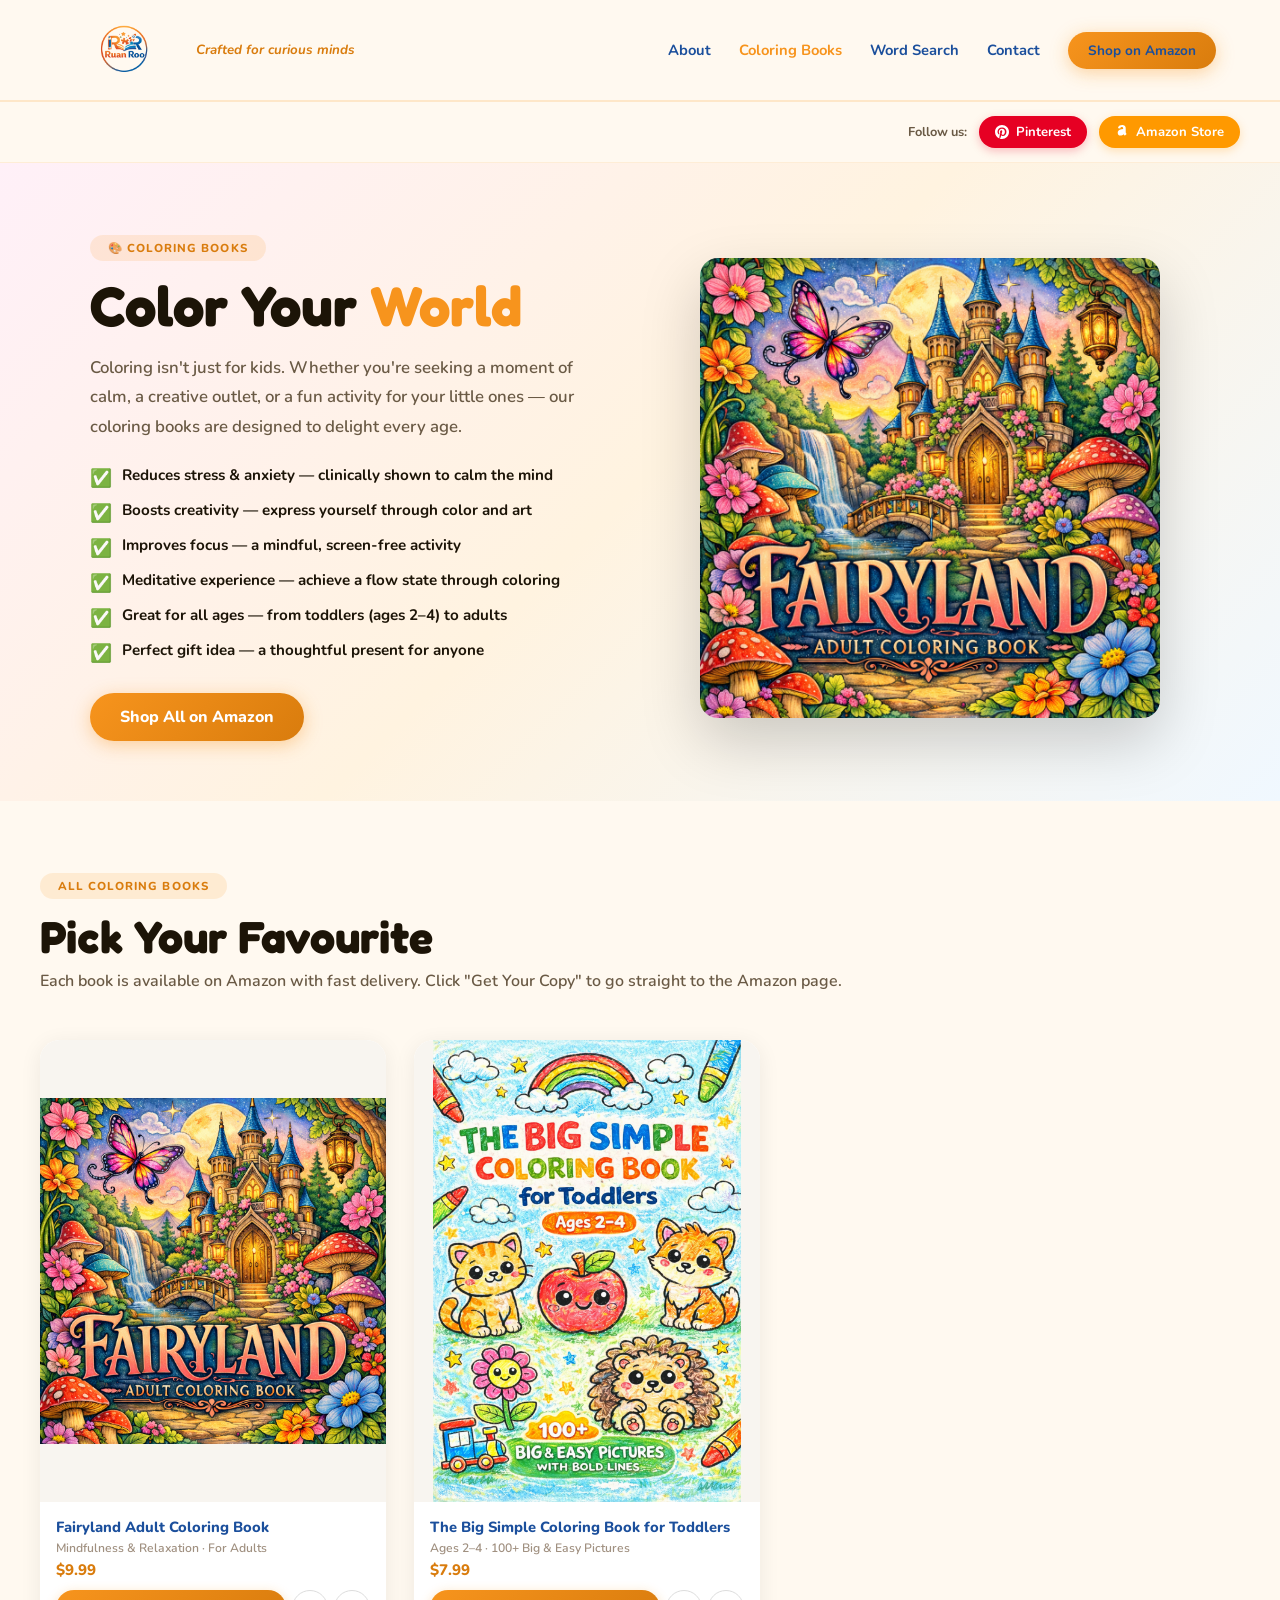
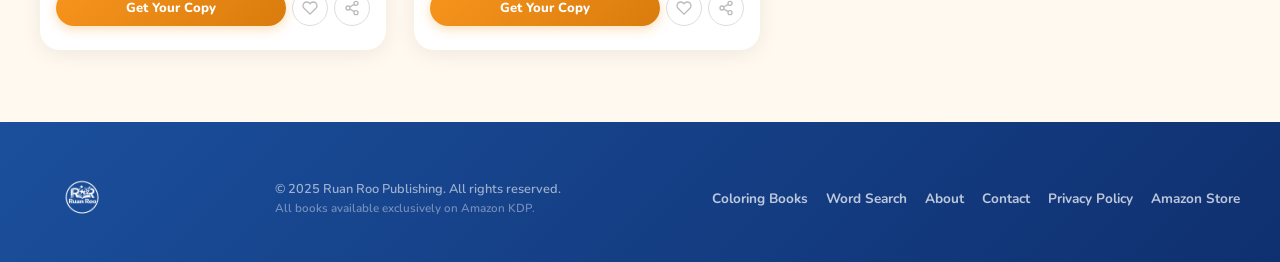
<file: coloring-books.html>
<!DOCTYPE html>
<html lang="en">
<head>
  <meta charset="UTF-8">
  <meta name="viewport" content="width=device-width, initial-scale=1.0">
  <title>Coloring Books — Ruan Roo Publishing</title>
  <meta name="description" content="Discover Ruan Roo Publishing's coloring books — from enchanting adult mindfulness coloring to toddler-friendly big pictures. Available on Amazon.">
  <meta name="keywords" content="adult coloring book, coloring books for adults, mindfulness coloring, relaxation coloring, toddler coloring book, children coloring pages, stress relief coloring, creative coloring, fairyland coloring book, Amazon coloring books">
  <link rel="stylesheet" href="styles.css">
</head>
<body>

<!-- ══ NAV ══════════════════════════════════════════════════════════ -->
<nav class="nav">
  <div class="nav-inner">
    <a href="index.html" class="nav-logo-wrap">
      <img src="Brand Assets/Ruan Roo Logo transparent.png" alt="Ruan Roo Publishing" style="height:80px;">
      <span class="nav-slogan">Crafted for curious minds</span>
    </a>
    <div class="nav-links">
      <a href="index.html#about">About</a>
      <a href="coloring-books.html" style="color:var(--orange);">Coloring Books</a>
      <a href="word-search.html">Word Search</a>
      <a href="contact.html">Contact</a>
      <a href="https://www.amazon.com/stores/Ruan-Roo/author/B0GNMS9281?ref=ap_rdr" target="_blank" rel="noopener" class="btn-orange" style="font-size:0.85rem;padding:9px 20px;">Shop on Amazon</a>
    </div>
    <button class="nav-burger" onclick="document.getElementById('mobile-menu').classList.toggle('open')" aria-label="Toggle menu">
      <svg width="26" height="26" fill="none" stroke="#1B4F9C" stroke-width="2.5" stroke-linecap="round">
        <line x1="3" y1="6" x2="23" y2="6"/><line x1="3" y1="13" x2="23" y2="13"/><line x1="3" y1="20" x2="23" y2="20"/>
      </svg>
    </button>
  </div>
  <div class="mobile-menu" id="mobile-menu">
    <a href="index.html#about">About</a>
    <a href="coloring-books.html" style="color:var(--orange);">🎨 Coloring Books</a>
    <a href="word-search.html">🔍 Word Search</a>
    <a href="contact.html">✉️ Contact</a>
    <a href="https://www.amazon.com/stores/Ruan-Roo/author/B0GNMS9281" target="_blank" rel="noopener" style="color:var(--orange);">Shop on Amazon ↗</a>
  </div>
</nav>

<!-- ══ SOCIAL STRIP ══════════════════════════════════════════════════ -->
<div class="social-strip">
  <div class="social-strip-inner">
    <span class="social-strip-label">Follow us:</span>
    <a href="https://za.pinterest.com/ruanroobooks/" target="_blank" rel="noopener" class="social-btn social-btn-pinterest">
      <svg width="14" height="14" viewBox="0 0 24 24" fill="currentColor"><path d="M12 0C5.373 0 0 5.373 0 12c0 5.084 3.163 9.426 7.627 11.174-.105-.949-.2-2.405.042-3.441.218-.937 1.407-5.965 1.407-5.965s-.359-.719-.359-1.782c0-1.668.967-2.914 2.171-2.914 1.023 0 1.518.769 1.518 1.69 0 1.029-.655 2.568-.994 3.995-.283 1.194.599 2.169 1.777 2.169 2.133 0 3.772-2.249 3.772-5.495 0-2.873-2.064-4.882-5.012-4.882-3.414 0-5.418 2.561-5.418 5.207 0 1.031.397 2.138.893 2.738a.36.36 0 0 1 .083.345l-.333 1.36c-.053.22-.174.267-.402.161-1.499-.698-2.436-2.889-2.436-4.649 0-3.785 2.75-7.262 7.929-7.262 4.163 0 7.398 2.967 7.398 6.931 0 4.136-2.607 7.464-6.227 7.464-1.216 0-2.359-.632-2.75-1.378l-.748 2.853c-.271 1.043-1.002 2.35-1.492 3.146C9.57 23.812 10.763 24 12 24c6.627 0 12-5.373 12-12S18.627 0 12 0z"/></svg>
      Pinterest
    </a>
    <a href="https://www.amazon.com/stores/Ruan-Roo/author/B0GNMS9281" target="_blank" rel="noopener" class="social-btn social-btn-amazon">
      <svg width="14" height="14" viewBox="0 0 24 24" fill="currentColor"><path d="M13.958 10.09c0 1.232.029 2.256-.591 3.351-.502.891-1.301 1.438-2.186 1.438-1.214 0-1.922-.924-1.922-2.292 0-2.692 2.415-3.182 4.7-3.182v.685zm3.186 7.705c-.209.189-.512.201-.745.074-1.047-.872-1.234-1.276-1.814-2.106-1.734 1.768-2.962 2.297-5.209 2.297-2.66 0-4.731-1.641-4.731-4.925 0-2.565 1.391-4.309 3.37-5.164 1.715-.754 4.11-.89 5.942-1.095v-.41c0-.753.06-1.642-.384-2.294-.385-.579-1.124-.82-1.775-.82-1.205 0-2.277.618-2.54 1.897-.054.285-.261.567-.549.582l-3.061-.333c-.259-.056-.546-.267-.472-.661.705-3.716 4.06-4.836 7.066-4.836 1.537 0 3.547.41 4.758 1.574 1.538 1.436 1.392 3.352 1.392 5.438v4.923c0 1.481.616 2.13 1.192 2.929.204.287.247.63-.01.839l-2.43 2.09z"/></svg>
      Amazon Store
    </a>
  </div>
</div>

<!-- ══ CATEGORY HERO ═════════════════════════════════════════════════ -->
<section class="cat-hero cat-hero-coloring">
  <div class="cat-hero-inner">
    <div class="cat-hero-text">
      <div class="pill-tag">🎨 Coloring Books</div>
      <h1>Color Your <span>World</span></h1>
      <p>
        Coloring isn't just for kids. Whether you're seeking a moment of calm, a creative outlet, or a fun activity for your little ones — our coloring books are designed to delight every age.
      </p>
      <ul class="benefits-list">
        <li><span class="icon">✅</span> <span><strong>Reduces stress &amp; anxiety</strong> — clinically shown to calm the mind</span></li>
        <li><span class="icon">✅</span> <span><strong>Boosts creativity</strong> — express yourself through color and art</span></li>
        <li><span class="icon">✅</span> <span><strong>Improves focus</strong> — a mindful, screen-free activity</span></li>
        <li><span class="icon">✅</span> <span><strong>Meditative experience</strong> — achieve a flow state through coloring</span></li>
        <li><span class="icon">✅</span> <span><strong>Great for all ages</strong> — from toddlers (ages 2–4) to adults</span></li>
        <li><span class="icon">✅</span> <span><strong>Perfect gift idea</strong> — a thoughtful present for anyone</span></li>
      </ul>
      <div style="margin-top:28px;">
        <a href="https://www.amazon.com/stores/Ruan-Roo/author/B0GNMS9281" target="_blank" rel="noopener" class="btn-orange">Shop All on Amazon</a>
      </div>
    </div>
    <div class="cat-hero-img">
      <img src="Book Covers/Fairyland adult coloring book cover.png" alt="Fairyland Adult Coloring Book" style="max-height:460px;object-fit:cover;">
    </div>
  </div>
</section>

<!-- ══ BOOKS GRID ════════════════════════════════════════════════════ -->
<section class="book-section book-section-cream">
  <div class="section-inner">
    <div class="section-header">
      <div class="pill-tag">All Coloring Books</div>
      <h2 class="f-display">Pick Your Favourite</h2>
      <p>Each book is available on Amazon with fast delivery. Click "Get Your Copy" to go straight to the Amazon page.</p>
    </div>
    <div class="books-grid-2">

      <!-- Fairyland -->
      <div class="book-card">
        <img src="Book Covers/Fairyland adult coloring book cover.png" alt="Fairyland Adult Coloring Book" class="book-card-img-lg">
        <div class="book-card-body">
          <p class="book-card-title">Fairyland Adult Coloring Book</p>
          <p class="book-card-sub">Mindfulness &amp; Relaxation · For Adults</p>
          <p class="book-card-price">$9.99</p>
          <div class="book-card-cta-row">
            <a href="https://www.amazon.com/Fairyland-Adult-Coloring-Book-Mindfulness/dp/B0GSYYPPR2/" target="_blank" rel="noopener" class="btn-small">Get Your Copy</a>
            <button class="btn-icon" data-save-btn="fairyland" onclick="toggleSave('fairyland','Fairyland Adult Coloring Book')" aria-label="Save book">
              <svg viewBox="0 0 24 24" fill="none" stroke="currentColor" stroke-width="2"><path d="M20.84 4.61a5.5 5.5 0 0 0-7.78 0L12 5.67l-1.06-1.06a5.5 5.5 0 0 0-7.78 7.78l1.06 1.06L12 21.23l7.78-7.78 1.06-1.06a5.5 5.5 0 0 0 0-7.78z"/></svg>
            </button>
            <button class="btn-icon" onclick="shareBook('Fairyland Adult Coloring Book','https://www.amazon.com/Fairyland-Adult-Coloring-Book-Mindfulness/dp/B0GSYYPPR2/')" aria-label="Share book">
              <svg viewBox="0 0 24 24" fill="none" stroke="currentColor" stroke-width="2"><circle cx="18" cy="5" r="3"/><circle cx="6" cy="12" r="3"/><circle cx="18" cy="19" r="3"/><line x1="8.59" y1="13.51" x2="15.42" y2="17.49"/><line x1="15.41" y1="6.51" x2="8.59" y2="10.49"/></svg>
            </button>
          </div>
          <button class="btn-personalise" onclick="openPersonalise('Fairyland Adult Coloring Book')">✏️ Request a Personalised Version</button>
        </div>
      </div>

      <!-- Toddlers -->
      <div class="book-card">
        <img src="Book Covers/The big simple coloring book for toddlers cover page.png" alt="The Big Simple Coloring Book for Toddlers" class="book-card-img-lg">
        <div class="book-card-body">
          <p class="book-card-title">The Big Simple Coloring Book for Toddlers</p>
          <p class="book-card-sub">Ages 2–4 · 100+ Big &amp; Easy Pictures</p>
          <p class="book-card-price">$7.99</p>
          <div class="book-card-cta-row">
            <a href="https://www.amazon.com/Simple-Coloring-Book-Toddlers-Ages/dp/B0GT3CJ4S7" target="_blank" rel="noopener" class="btn-small">Get Your Copy</a>
            <button class="btn-icon" data-save-btn="toddlers-coloring" onclick="toggleSave('toddlers-coloring','Big Simple Coloring Book for Toddlers')" aria-label="Save book">
              <svg viewBox="0 0 24 24" fill="none" stroke="currentColor" stroke-width="2"><path d="M20.84 4.61a5.5 5.5 0 0 0-7.78 0L12 5.67l-1.06-1.06a5.5 5.5 0 0 0-7.78 7.78l1.06 1.06L12 21.23l7.78-7.78 1.06-1.06a5.5 5.5 0 0 0 0-7.78z"/></svg>
            </button>
            <button class="btn-icon" onclick="shareBook('Big Simple Coloring Book for Toddlers','https://www.amazon.com/Simple-Coloring-Book-Toddlers-Ages/dp/B0GT3CJ4S7')" aria-label="Share book">
              <svg viewBox="0 0 24 24" fill="none" stroke="currentColor" stroke-width="2"><circle cx="18" cy="5" r="3"/><circle cx="6" cy="12" r="3"/><circle cx="18" cy="19" r="3"/><line x1="8.59" y1="13.51" x2="15.42" y2="17.49"/><line x1="15.41" y1="6.51" x2="8.59" y2="10.49"/></svg>
            </button>
          </div>
          <button class="btn-personalise" onclick="openPersonalise('Big Simple Coloring Book for Toddlers')">✏️ Request a Personalised Version</button>
        </div>
      </div>

    </div>
  </div>
</section>

<!-- ══ FOOTER ═════════════════════════════════════════════════════════ -->
<footer>
  <div class="footer-inner">
    <img src="Brand Assets/Ruan Roo Logo transparent.png" alt="Ruan Roo Publishing">
    <div class="footer-copy">
      © 2025 Ruan Roo Publishing. All rights reserved.
      <span>All books available exclusively on Amazon KDP.</span>
    </div>
    <div class="footer-links">
      <a href="coloring-books.html">Coloring Books</a>
      <a href="word-search.html">Word Search</a>
      <a href="index.html#about">About</a>
      <a href="contact.html">Contact</a>
      <a href="privacy-policy.html">Privacy Policy</a>
      <a href="https://www.amazon.com/stores/Ruan-Roo/author/B0GNMS9281?ref=ap_rdr" target="_blank" rel="noopener">Amazon Store</a>
    </div>
  </div>
</footer>

<!-- ══ PERSONALISE MODAL ══════════════════════════════════════════════ -->
<div class="modal-overlay" id="personalise-modal" onclick="if(event.target===this)closePersonalise()">
  <div class="modal-box">
    <button class="modal-close" onclick="closePersonalise()" aria-label="Close">×</button>
    <h2>✏️ Request a Personalised Book</h2>
    <p class="modal-sub">Tell us what you'd like and we'll be in touch!</p>
    <form onsubmit="submitPersonalise(event)">
      <div class="form-group">
        <label>Book</label>
        <input type="text" id="personalise-book" readonly style="background:#f0ece6;">
      </div>
      <div class="form-row">
        <div class="form-group">
          <label for="p-name">Your Name *</label>
          <input type="text" id="p-name" placeholder="Your name" required>
        </div>
        <div class="form-group">
          <label for="p-email">Your Email *</label>
          <input type="email" id="p-email" placeholder="you@email.com" required>
        </div>
      </div>
      <div class="form-group">
        <label for="p-request">Personalisation Details *</label>
        <textarea id="p-request" placeholder="Describe what you'd like customised..." style="min-height:110px;" required></textarea>
      </div>
      <button type="submit" class="btn-orange" style="width:100%;font-size:0.95rem;">Send Request</button>
    </form>
  </div>
</div>
<div class="toast" id="toast"></div>

<!-- ══ SEO HIDDEN KEYWORDS ════════════════════════════════════════════ -->
<div class="seo-keywords" aria-hidden="true">
  adult coloring book, coloring books for adults, mindfulness coloring book, relaxation coloring, stress relief coloring, therapeutic coloring pages, fairyland coloring book, fantasy coloring book for adults, toddler coloring book, children coloring book ages 2-4, big pictures coloring book, easy coloring book for kids, coloring activity book, creative coloring, art therapy coloring, Amazon coloring books, KDP coloring books, buy coloring books online, Ruan Roo Publishing coloring
</div>

<script>
  function toggleSave(id, title) {
    let saved = JSON.parse(localStorage.getItem('rr_saved') || '[]');
    const idx = saved.findIndex(b => b.id === id);
    if (idx >= 0) { saved.splice(idx, 1); showToast('Removed from saved books'); }
    else { saved.push({ id, title }); showToast('💾 Saved!'); }
    localStorage.setItem('rr_saved', JSON.stringify(saved));
    updateSaveButtons();
  }
  function updateSaveButtons() {
    const ids = JSON.parse(localStorage.getItem('rr_saved') || '[]').map(b => b.id);
    document.querySelectorAll('[data-save-btn]').forEach(btn => {
      const id = btn.getAttribute('data-save-btn');
      btn.classList.toggle('saved', ids.includes(id));
      btn.querySelector('svg').setAttribute('fill', ids.includes(id) ? '#e74c3c' : 'none');
    });
  }
  async function shareBook(title, url) {
    if (navigator.share) { try { await navigator.share({ title, url }); } catch(_) {} }
    else { try { await navigator.clipboard.writeText(url); showToast('🔗 Link copied!'); } catch(_) {} }
  }
  function showToast(msg) {
    const t = document.getElementById('toast');
    t.textContent = msg; t.classList.add('show');
    clearTimeout(t._timer); t._timer = setTimeout(() => t.classList.remove('show'), 3000);
  }
  function openPersonalise(bookTitle) {
    document.getElementById('personalise-book').value = bookTitle;
    document.getElementById('personalise-modal').classList.add('open');
    document.body.style.overflow = 'hidden';
  }
  function closePersonalise() {
    document.getElementById('personalise-modal').classList.remove('open');
    document.body.style.overflow = '';
  }
  function submitPersonalise(e) {
    e.preventDefault();
    const name = document.getElementById('p-name').value;
    const email = document.getElementById('p-email').value;
    const book = document.getElementById('personalise-book').value;
    const request = document.getElementById('p-request').value;
    const subject = encodeURIComponent(`Personalisation Request: ${book}`);
    const body = encodeURIComponent(`Name: ${name}\nEmail: ${email}\nBook: ${book}\n\nRequest:\n${request}`);
    window.location.href = `mailto:rooruan00@gmail.com?subject=${subject}&body=${body}`;
    closePersonalise();
  }
  document.addEventListener('DOMContentLoaded', updateSaveButtons);
</script>
</body>
</html>
</file>
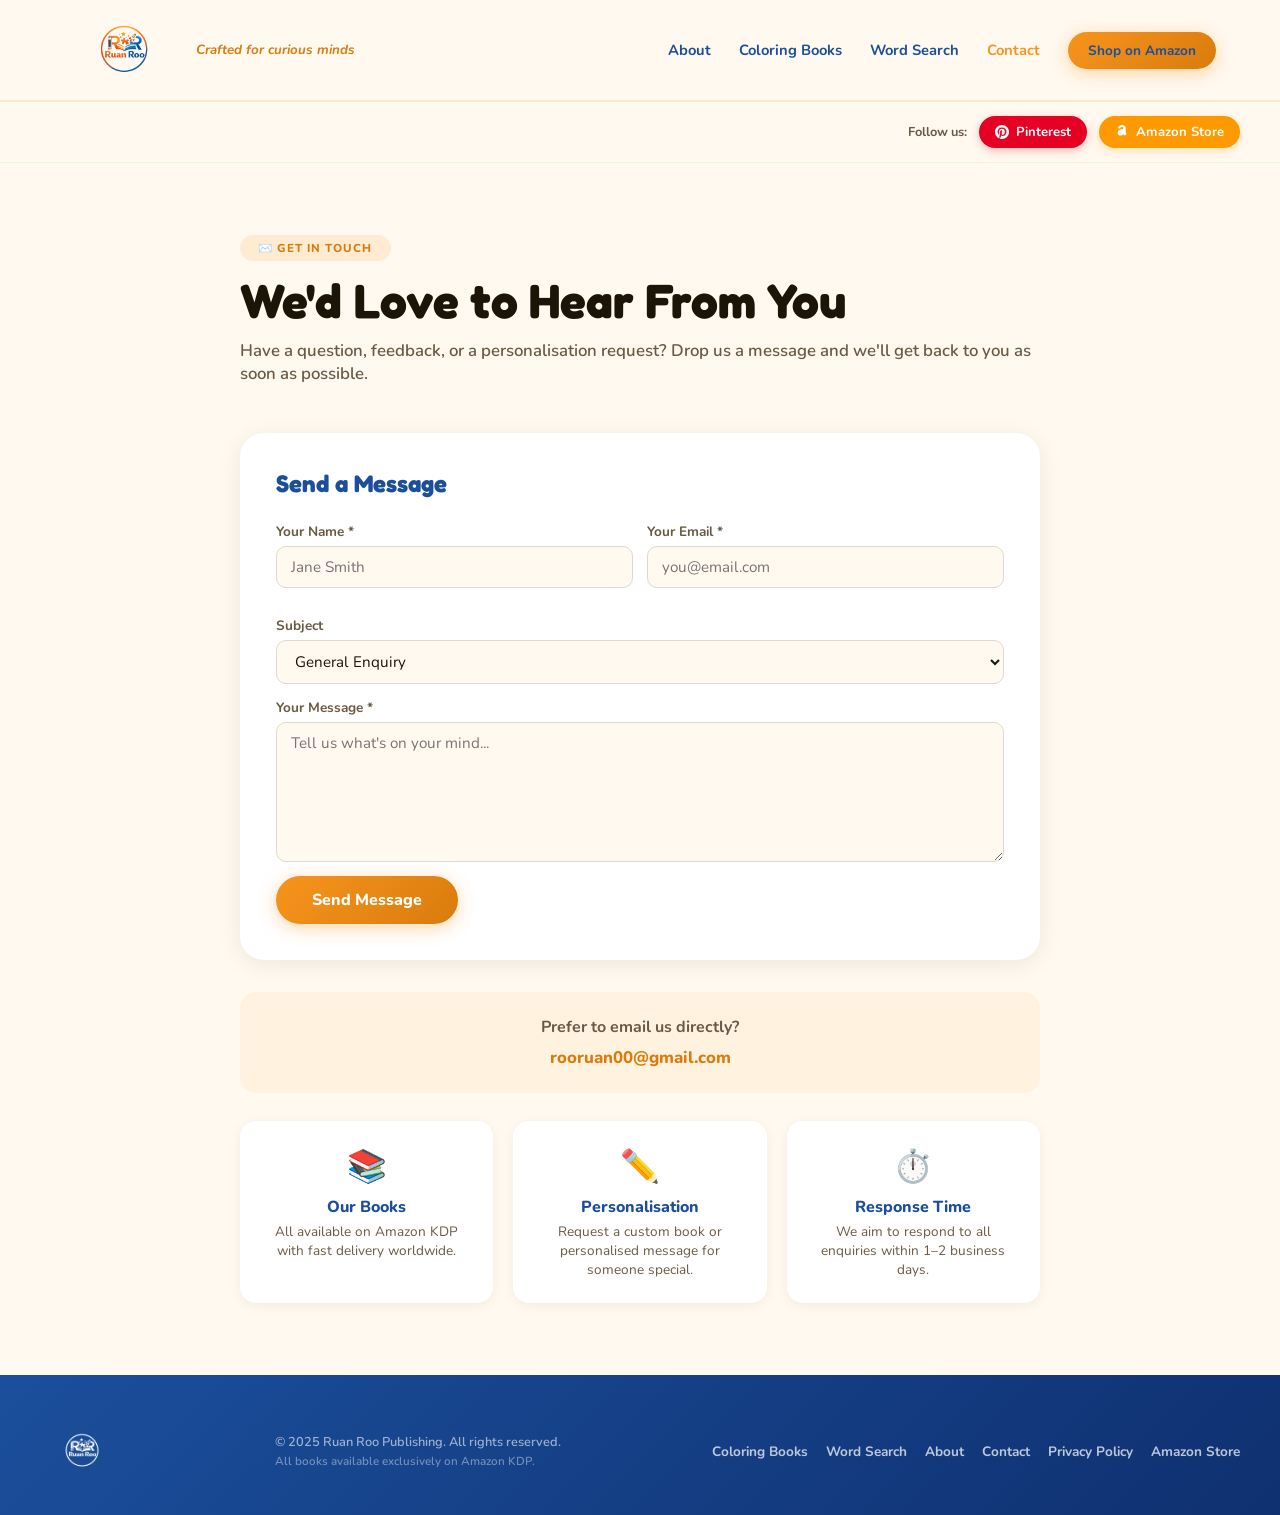
<file: contact.html>
<!DOCTYPE html>
<html lang="en">
<head>
  <meta charset="UTF-8">
  <meta name="viewport" content="width=device-width, initial-scale=1.0">
  <title>Contact — Ruan Roo Publishing</title>
  <meta name="description" content="Get in touch with Ruan Roo Publishing. Send us a message, request a personalised book, or ask us anything about our coloring books and word search puzzle books.">
  <meta name="keywords" content="contact Ruan Roo Publishing, personalised book request, book inquiry, coloring book contact, word search book contact, Ruan Roo customer service">
  <link rel="stylesheet" href="styles.css">
</head>
<body>

<!-- ══ NAV ══════════════════════════════════════════════════════════ -->
<nav class="nav">
  <div class="nav-inner">
    <a href="index.html" class="nav-logo-wrap">
      <img src="Brand Assets/Ruan Roo Logo transparent.png" alt="Ruan Roo Publishing" style="height:80px;">
      <span class="nav-slogan">Crafted for curious minds</span>
    </a>
    <div class="nav-links">
      <a href="index.html#about">About</a>
      <a href="coloring-books.html">Coloring Books</a>
      <a href="word-search.html">Word Search</a>
      <a href="contact.html" style="color:var(--orange);">Contact</a>
      <a href="https://www.amazon.com/stores/Ruan-Roo/author/B0GNMS9281?ref=ap_rdr" target="_blank" rel="noopener" class="btn-orange" style="font-size:0.85rem;padding:9px 20px;">Shop on Amazon</a>
    </div>
    <button class="nav-burger" onclick="document.getElementById('mobile-menu').classList.toggle('open')" aria-label="Toggle menu">
      <svg width="26" height="26" fill="none" stroke="#1B4F9C" stroke-width="2.5" stroke-linecap="round">
        <line x1="3" y1="6" x2="23" y2="6"/><line x1="3" y1="13" x2="23" y2="13"/><line x1="3" y1="20" x2="23" y2="20"/>
      </svg>
    </button>
  </div>
  <div class="mobile-menu" id="mobile-menu">
    <a href="index.html#about">About</a>
    <a href="coloring-books.html">🎨 Coloring Books</a>
    <a href="word-search.html">🔍 Word Search</a>
    <a href="contact.html" style="color:var(--orange);">✉️ Contact</a>
    <a href="https://www.amazon.com/stores/Ruan-Roo/author/B0GNMS9281" target="_blank" rel="noopener" style="color:var(--orange);">Shop on Amazon ↗</a>
  </div>
</nav>

<!-- ══ SOCIAL STRIP ══════════════════════════════════════════════════ -->
<div class="social-strip">
  <div class="social-strip-inner">
    <span class="social-strip-label">Follow us:</span>
    <a href="https://za.pinterest.com/ruanroobooks/" target="_blank" rel="noopener" class="social-btn social-btn-pinterest">
      <svg width="14" height="14" viewBox="0 0 24 24" fill="currentColor"><path d="M12 0C5.373 0 0 5.373 0 12c0 5.084 3.163 9.426 7.627 11.174-.105-.949-.2-2.405.042-3.441.218-.937 1.407-5.965 1.407-5.965s-.359-.719-.359-1.782c0-1.668.967-2.914 2.171-2.914 1.023 0 1.518.769 1.518 1.69 0 1.029-.655 2.568-.994 3.995-.283 1.194.599 2.169 1.777 2.169 2.133 0 3.772-2.249 3.772-5.495 0-2.873-2.064-4.882-5.012-4.882-3.414 0-5.418 2.561-5.418 5.207 0 1.031.397 2.138.893 2.738a.36.36 0 0 1 .083.345l-.333 1.36c-.053.22-.174.267-.402.161-1.499-.698-2.436-2.889-2.436-4.649 0-3.785 2.75-7.262 7.929-7.262 4.163 0 7.398 2.967 7.398 6.931 0 4.136-2.607 7.464-6.227 7.464-1.216 0-2.359-.632-2.75-1.378l-.748 2.853c-.271 1.043-1.002 2.35-1.492 3.146C9.57 23.812 10.763 24 12 24c6.627 0 12-5.373 12-12S18.627 0 12 0z"/></svg>
      Pinterest
    </a>
    <a href="https://www.amazon.com/stores/Ruan-Roo/author/B0GNMS9281" target="_blank" rel="noopener" class="social-btn social-btn-amazon">
      <svg width="14" height="14" viewBox="0 0 24 24" fill="currentColor"><path d="M13.958 10.09c0 1.232.029 2.256-.591 3.351-.502.891-1.301 1.438-2.186 1.438-1.214 0-1.922-.924-1.922-2.292 0-2.692 2.415-3.182 4.7-3.182v.685zm3.186 7.705c-.209.189-.512.201-.745.074-1.047-.872-1.234-1.276-1.814-2.106-1.734 1.768-2.962 2.297-5.209 2.297-2.66 0-4.731-1.641-4.731-4.925 0-2.565 1.391-4.309 3.37-5.164 1.715-.754 4.11-.89 5.942-1.095v-.41c0-.753.06-1.642-.384-2.294-.385-.579-1.124-.82-1.775-.82-1.205 0-2.277.618-2.54 1.897-.054.285-.261.567-.549.582l-3.061-.333c-.259-.056-.546-.267-.472-.661.705-3.716 4.06-4.836 7.066-4.836 1.537 0 3.547.41 4.758 1.574 1.538 1.436 1.392 3.352 1.392 5.438v4.923c0 1.481.616 2.13 1.192 2.929.204.287.247.63-.01.839l-2.43 2.09z"/></svg>
      Amazon Store
    </a>
  </div>
</div>

<!-- ══ CONTACT CONTENT ═══════════════════════════════════════════════ -->
<section class="contact-section">
  <div class="contact-inner">

    <!-- Header -->
    <div style="margin-bottom:48px;">
      <div class="pill-tag">✉️ Get in Touch</div>
      <h1 class="f-display">We'd Love to Hear From You</h1>
      <p class="sub">Have a question, feedback, or a personalisation request? Drop us a message and we'll get back to you as soon as possible.</p>
    </div>

    <!-- Contact form -->
    <div class="contact-form">
      <h2 class="f-display">Send a Message</h2>
      <form id="contact-form" onsubmit="submitContact(event)">
        <div class="form-row">
          <div class="form-group">
            <label for="c-name">Your Name *</label>
            <input type="text" id="c-name" placeholder="Jane Smith" required>
          </div>
          <div class="form-group">
            <label for="c-email">Your Email *</label>
            <input type="email" id="c-email" placeholder="you@email.com" required>
          </div>
        </div>
        <div class="form-group">
          <label for="c-subject">Subject</label>
          <select id="c-subject">
            <option value="General Enquiry">General Enquiry</option>
            <option value="Personalisation Request">Personalisation Request</option>
            <option value="Book Feedback">Book Feedback</option>
            <option value="Wholesale / Bulk Order">Wholesale / Bulk Order</option>
            <option value="Other">Other</option>
          </select>
        </div>
        <div class="form-group">
          <label for="c-message">Your Message *</label>
          <textarea id="c-message" placeholder="Tell us what's on your mind..." style="min-height:140px;" required></textarea>
        </div>
        <button type="submit" class="btn-orange" style="font-size:1rem;padding:13px 36px;">Send Message</button>
      </form>
    </div>

    <!-- Direct email -->
    <div class="email-direct">
      <p>Prefer to email us directly?</p>
      <a href="mailto:rooruan00@gmail.com">rooruan00@gmail.com</a>
    </div>

    <!-- Info cards -->
    <div style="display:grid; grid-template-columns:repeat(auto-fit,minmax(200px,1fr)); gap:20px; margin-top:28px;">
      <div style="background:#fff;border-radius:16px;padding:24px;text-align:center;box-shadow:0 3px 14px rgba(0,0,0,0.06);">
        <div style="font-size:2rem;margin-bottom:8px;">📚</div>
        <p style="font-weight:800;color:var(--blue);margin-bottom:4px;">Our Books</p>
        <p style="font-size:0.85rem;color:var(--muted);">All available on Amazon KDP with fast delivery worldwide.</p>
      </div>
      <div style="background:#fff;border-radius:16px;padding:24px;text-align:center;box-shadow:0 3px 14px rgba(0,0,0,0.06);">
        <div style="font-size:2rem;margin-bottom:8px;">✏️</div>
        <p style="font-weight:800;color:var(--blue);margin-bottom:4px;">Personalisation</p>
        <p style="font-size:0.85rem;color:var(--muted);">Request a custom book or personalised message for someone special.</p>
      </div>
      <div style="background:#fff;border-radius:16px;padding:24px;text-align:center;box-shadow:0 3px 14px rgba(0,0,0,0.06);">
        <div style="font-size:2rem;margin-bottom:8px;">⏱️</div>
        <p style="font-weight:800;color:var(--blue);margin-bottom:4px;">Response Time</p>
        <p style="font-size:0.85rem;color:var(--muted);">We aim to respond to all enquiries within 1–2 business days.</p>
      </div>
    </div>

  </div>
</section>

<!-- ══ FOOTER ═════════════════════════════════════════════════════════ -->
<footer>
  <div class="footer-inner">
    <img src="Brand Assets/Ruan Roo Logo transparent.png" alt="Ruan Roo Publishing">
    <div class="footer-copy">
      © 2025 Ruan Roo Publishing. All rights reserved.
      <span>All books available exclusively on Amazon KDP.</span>
    </div>
    <div class="footer-links">
      <a href="coloring-books.html">Coloring Books</a>
      <a href="word-search.html">Word Search</a>
      <a href="index.html#about">About</a>
      <a href="contact.html">Contact</a>
      <a href="privacy-policy.html">Privacy Policy</a>
      <a href="https://www.amazon.com/stores/Ruan-Roo/author/B0GNMS9281?ref=ap_rdr" target="_blank" rel="noopener">Amazon Store</a>
    </div>
  </div>
</footer>

<div class="toast" id="toast"></div>

<!-- ══ SEO HIDDEN KEYWORDS ════════════════════════════════════════════ -->
<div class="seo-keywords" aria-hidden="true">
  contact Ruan Roo Publishing, book publisher contact, custom coloring book request, personalised word search book, children book publisher contact, activity book inquiry, Amazon KDP publisher contact, book feedback, wholesale book order, Ruan Roo Publishing email
</div>

<script>
  function showToast(msg) {
    const t = document.getElementById('toast');
    t.textContent = msg; t.classList.add('show');
    clearTimeout(t._timer); t._timer = setTimeout(() => t.classList.remove('show'), 3500);
  }

  function submitContact(e) {
    e.preventDefault();
    const name    = document.getElementById('c-name').value;
    const email   = document.getElementById('c-email').value;
    const subject = document.getElementById('c-subject').value;
    const message = document.getElementById('c-message').value;
    const mailSub = encodeURIComponent(`[Ruan Roo Website] ${subject}`);
    const mailBody = encodeURIComponent(`Name: ${name}\nEmail: ${email}\nSubject: ${subject}\n\nMessage:\n${message}`);
    window.location.href = `mailto:rooruan00@gmail.com?subject=${mailSub}&body=${mailBody}`;
    document.getElementById('contact-form').reset();
    showToast('✅ Opening your email client...');
  }
</script>
</body>
</html>
</file>
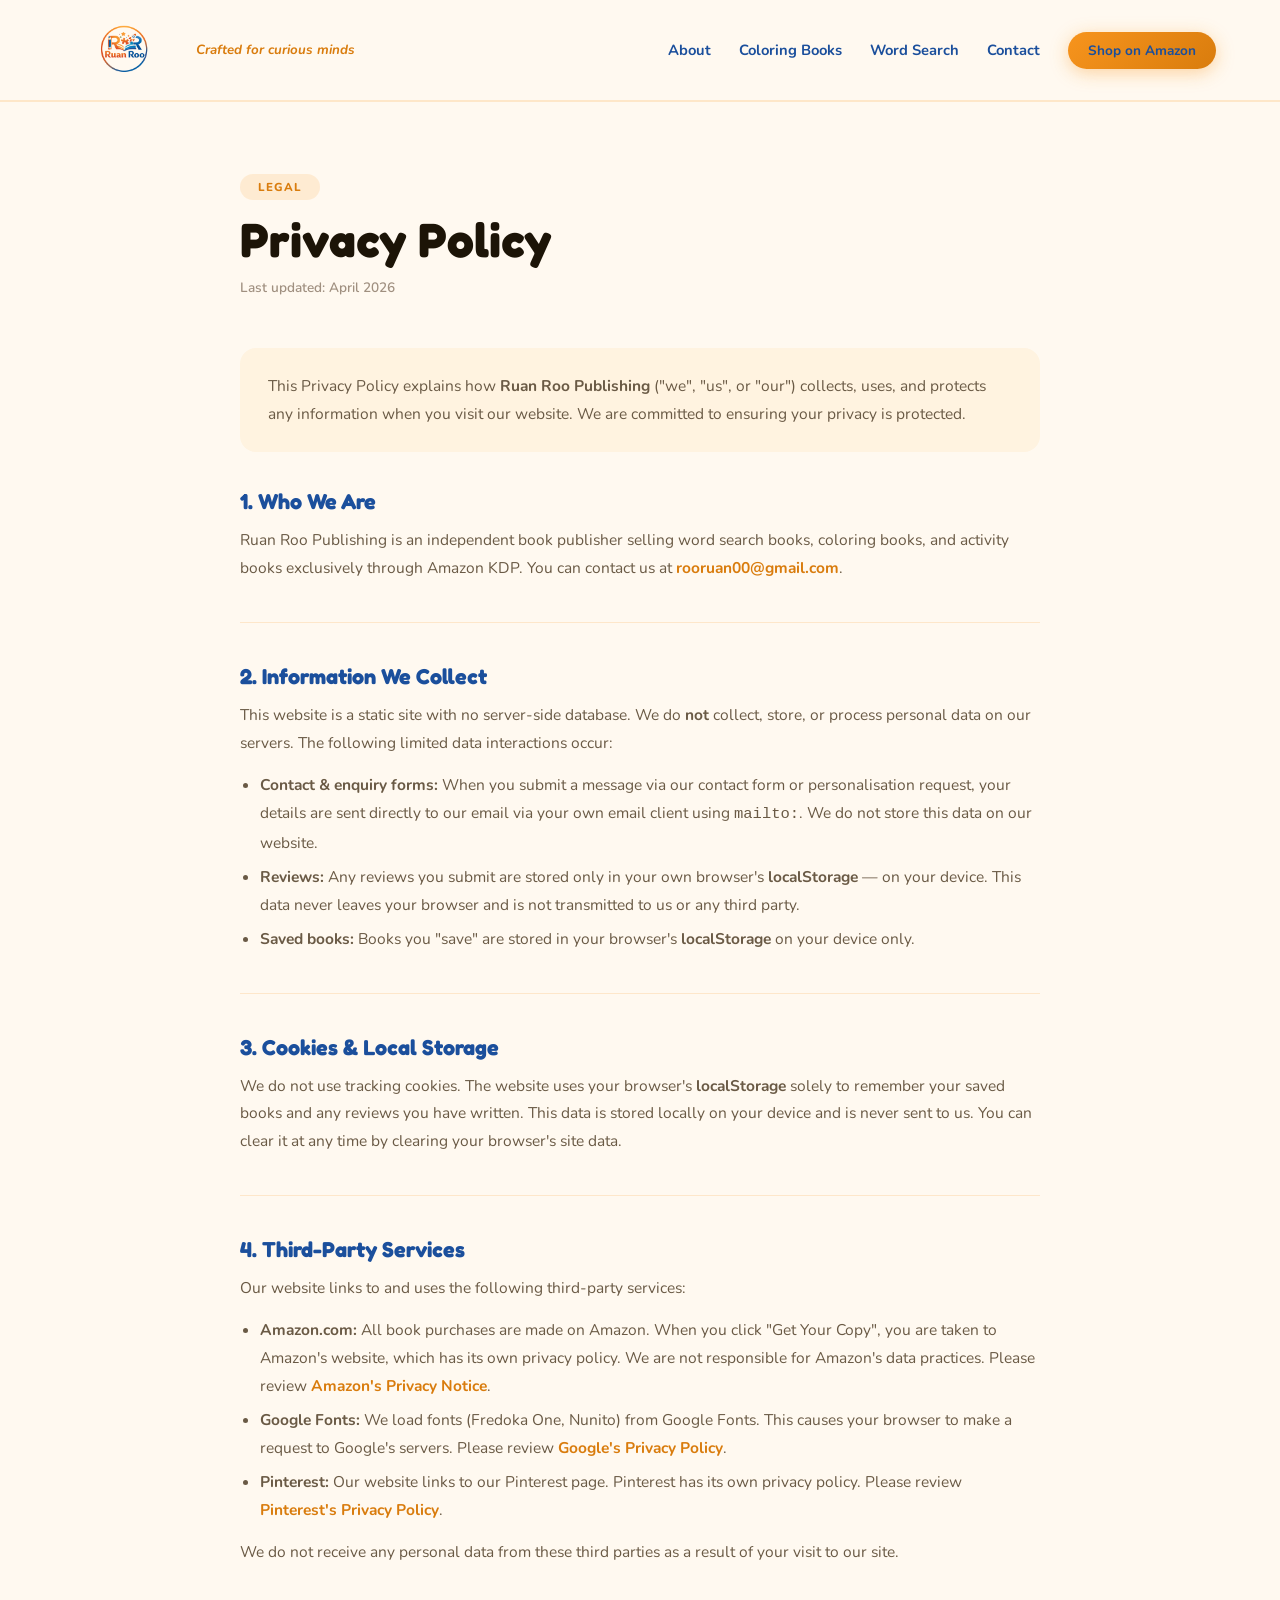
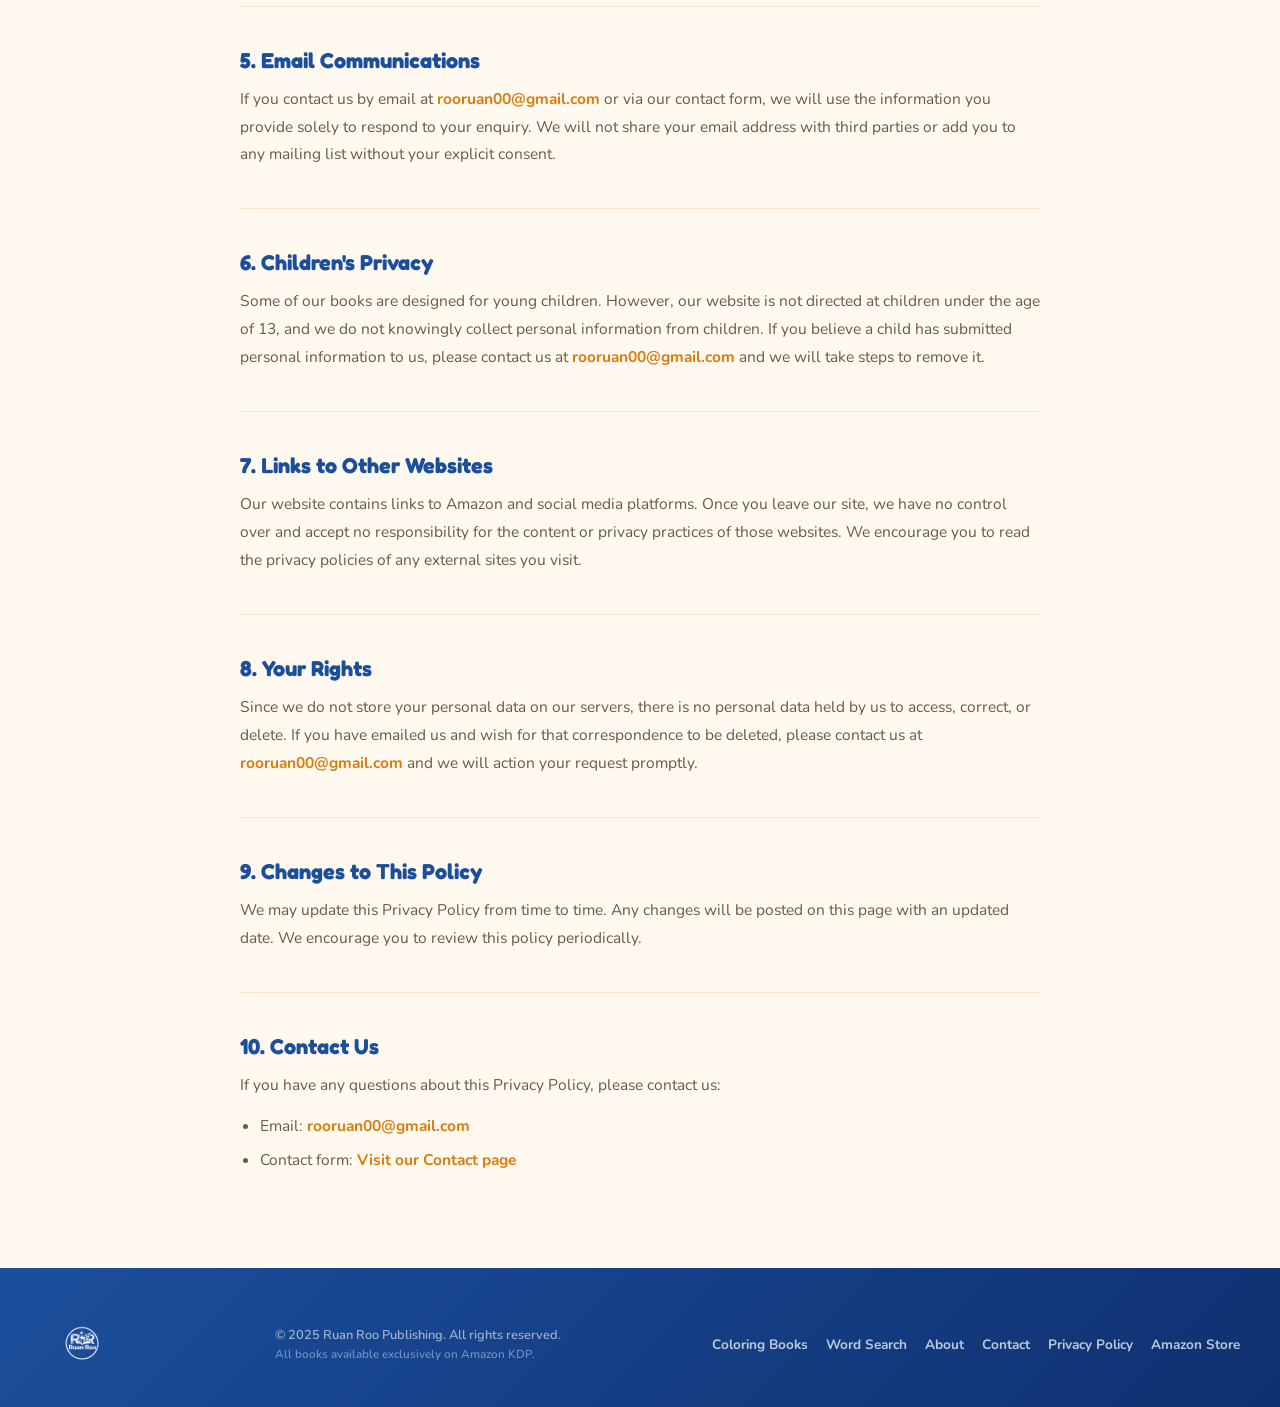
<file: privacy-policy.html>
<!DOCTYPE html>
<html lang="en">
<head>
  <meta charset="UTF-8">
  <meta name="viewport" content="width=device-width, initial-scale=1.0">
  <title>Privacy Policy — Ruan Roo Publishing</title>
  <meta name="description" content="Privacy Policy for Ruan Roo Publishing. Learn how we handle your information on our website.">
  <link rel="stylesheet" href="styles.css">
  <style>
    .policy-section { padding: 72px 24px 80px; }
    .policy-inner { max-width: 800px; margin: 0 auto; }
    .policy-inner h1 { font-family: 'Fredoka One', cursive; font-size: clamp(2rem,4vw,3rem); color: var(--ink); margin-bottom: 8px; }
    .policy-inner .last-updated { font-size: 0.85rem; color: var(--subtle); font-weight: 600; margin-bottom: 48px; }
    .policy-inner h2 { font-family: 'Fredoka One', cursive; font-size: 1.35rem; color: var(--blue); margin: 36px 0 12px; }
    .policy-inner p { font-size: 0.97rem; line-height: 1.8; color: var(--muted); margin-bottom: 14px; }
    .policy-inner ul { padding-left: 20px; margin-bottom: 14px; }
    .policy-inner ul li { font-size: 0.97rem; line-height: 1.8; color: var(--muted); margin-bottom: 6px; }
    .policy-inner a { color: var(--orange-dark); font-weight: 700; text-decoration: none; }
    .policy-inner a:hover { text-decoration: underline; }
    .policy-divider { border: none; border-top: 1.5px solid rgba(247,148,29,0.18); margin: 40px 0; }
    .policy-card { background: var(--orange-pale); border-radius: 16px; padding: 24px 28px; margin-bottom: 14px; }
    .policy-card p { margin-bottom: 0; }
  </style>
</head>
<body>

<!-- ══ NAV ══════════════════════════════════════════════════════════ -->
<nav class="nav">
  <div class="nav-inner">
    <a href="index.html" class="nav-logo-wrap">
      <img src="Brand Assets/Ruan Roo Logo transparent.png" alt="Ruan Roo Publishing" style="height:80px;">
      <span class="nav-slogan">Crafted for curious minds</span>
    </a>
    <div class="nav-links">
      <a href="index.html#about">About</a>
      <a href="coloring-books.html">Coloring Books</a>
      <a href="word-search.html">Word Search</a>
      <a href="contact.html">Contact</a>
      <a href="https://www.amazon.com/stores/Ruan-Roo/author/B0GNMS9281?ref=ap_rdr" target="_blank" rel="noopener" class="btn-orange" style="font-size:0.85rem;padding:9px 20px;">Shop on Amazon</a>
    </div>
    <button class="nav-burger" onclick="document.getElementById('mobile-menu').classList.toggle('open')" aria-label="Toggle menu">
      <svg width="26" height="26" fill="none" stroke="#1B4F9C" stroke-width="2.5" stroke-linecap="round">
        <line x1="3" y1="6" x2="23" y2="6"/><line x1="3" y1="13" x2="23" y2="13"/><line x1="3" y1="20" x2="23" y2="20"/>
      </svg>
    </button>
  </div>
  <div class="mobile-menu" id="mobile-menu">
    <a href="index.html#about">About</a>
    <a href="coloring-books.html">🎨 Coloring Books</a>
    <a href="word-search.html">🔍 Word Search</a>
    <a href="contact.html">✉️ Contact</a>
    <a href="https://www.amazon.com/stores/Ruan-Roo/author/B0GNMS9281" target="_blank" rel="noopener" style="color:var(--orange);">Shop on Amazon ↗</a>
  </div>
</nav>

<!-- ══ POLICY CONTENT ════════════════════════════════════════════════ -->
<section class="policy-section">
  <div class="policy-inner">

    <div class="pill-tag">Legal</div>
    <h1>Privacy Policy</h1>
    <p class="last-updated">Last updated: April 2026</p>

    <div class="policy-card">
      <p>This Privacy Policy explains how <strong>Ruan Roo Publishing</strong> ("we", "us", or "our") collects, uses, and protects any information when you visit our website. We are committed to ensuring your privacy is protected.</p>
    </div>

    <h2>1. Who We Are</h2>
    <p>Ruan Roo Publishing is an independent book publisher selling word search books, coloring books, and activity books exclusively through Amazon KDP. You can contact us at <a href="mailto:rooruan00@gmail.com">rooruan00@gmail.com</a>.</p>

    <hr class="policy-divider">

    <h2>2. Information We Collect</h2>
    <p>This website is a static site with no server-side database. We do <strong>not</strong> collect, store, or process personal data on our servers. The following limited data interactions occur:</p>
    <ul>
      <li><strong>Contact &amp; enquiry forms:</strong> When you submit a message via our contact form or personalisation request, your details are sent directly to our email via your own email client using <code>mailto:</code>. We do not store this data on our website.</li>
      <li><strong>Reviews:</strong> Any reviews you submit are stored only in your own browser's <strong>localStorage</strong> — on your device. This data never leaves your browser and is not transmitted to us or any third party.</li>
      <li><strong>Saved books:</strong> Books you "save" are stored in your browser's <strong>localStorage</strong> on your device only.</li>
    </ul>

    <hr class="policy-divider">

    <h2>3. Cookies &amp; Local Storage</h2>
    <p>We do not use tracking cookies. The website uses your browser's <strong>localStorage</strong> solely to remember your saved books and any reviews you have written. This data is stored locally on your device and is never sent to us. You can clear it at any time by clearing your browser's site data.</p>

    <hr class="policy-divider">

    <h2>4. Third-Party Services</h2>
    <p>Our website links to and uses the following third-party services:</p>
    <ul>
      <li><strong>Amazon.com:</strong> All book purchases are made on Amazon. When you click "Get Your Copy", you are taken to Amazon's website, which has its own privacy policy. We are not responsible for Amazon's data practices. Please review <a href="https://www.amazon.com/gp/help/customer/display.html?nodeId=468496" target="_blank" rel="noopener">Amazon's Privacy Notice</a>.</li>
      <li><strong>Google Fonts:</strong> We load fonts (Fredoka One, Nunito) from Google Fonts. This causes your browser to make a request to Google's servers. Please review <a href="https://policies.google.com/privacy" target="_blank" rel="noopener">Google's Privacy Policy</a>.</li>
      <li><strong>Pinterest:</strong> Our website links to our Pinterest page. Pinterest has its own privacy policy. Please review <a href="https://policy.pinterest.com/en/privacy-policy" target="_blank" rel="noopener">Pinterest's Privacy Policy</a>.</li>
    </ul>
    <p>We do not receive any personal data from these third parties as a result of your visit to our site.</p>

    <hr class="policy-divider">

    <h2>5. Email Communications</h2>
    <p>If you contact us by email at <a href="mailto:rooruan00@gmail.com">rooruan00@gmail.com</a> or via our contact form, we will use the information you provide solely to respond to your enquiry. We will not share your email address with third parties or add you to any mailing list without your explicit consent.</p>

    <hr class="policy-divider">

    <h2>6. Children's Privacy</h2>
    <p>Some of our books are designed for young children. However, our website is not directed at children under the age of 13, and we do not knowingly collect personal information from children. If you believe a child has submitted personal information to us, please contact us at <a href="mailto:rooruan00@gmail.com">rooruan00@gmail.com</a> and we will take steps to remove it.</p>

    <hr class="policy-divider">

    <h2>7. Links to Other Websites</h2>
    <p>Our website contains links to Amazon and social media platforms. Once you leave our site, we have no control over and accept no responsibility for the content or privacy practices of those websites. We encourage you to read the privacy policies of any external sites you visit.</p>

    <hr class="policy-divider">

    <h2>8. Your Rights</h2>
    <p>Since we do not store your personal data on our servers, there is no personal data held by us to access, correct, or delete. If you have emailed us and wish for that correspondence to be deleted, please contact us at <a href="mailto:rooruan00@gmail.com">rooruan00@gmail.com</a> and we will action your request promptly.</p>

    <hr class="policy-divider">

    <h2>9. Changes to This Policy</h2>
    <p>We may update this Privacy Policy from time to time. Any changes will be posted on this page with an updated date. We encourage you to review this policy periodically.</p>

    <hr class="policy-divider">

    <h2>10. Contact Us</h2>
    <p>If you have any questions about this Privacy Policy, please contact us:</p>
    <ul>
      <li>Email: <a href="mailto:rooruan00@gmail.com">rooruan00@gmail.com</a></li>
      <li>Contact form: <a href="contact.html">Visit our Contact page</a></li>
    </ul>

  </div>
</section>

<!-- ══ FOOTER ═════════════════════════════════════════════════════════ -->
<footer>
  <div class="footer-inner">
    <img src="Brand Assets/Ruan Roo Logo transparent.png" alt="Ruan Roo Publishing">
    <div class="footer-copy">
      © 2025 Ruan Roo Publishing. All rights reserved.
      <span>All books available exclusively on Amazon KDP.</span>
    </div>
    <div class="footer-links">
      <a href="coloring-books.html">Coloring Books</a>
      <a href="word-search.html">Word Search</a>
      <a href="index.html#about">About</a>
      <a href="contact.html">Contact</a>
      <a href="privacy-policy.html">Privacy Policy</a>
      <a href="https://www.amazon.com/stores/Ruan-Roo/author/B0GNMS9281?ref=ap_rdr" target="_blank" rel="noopener">Amazon Store</a>
    </div>
  </div>
</footer>

</body>
</html>
</file>
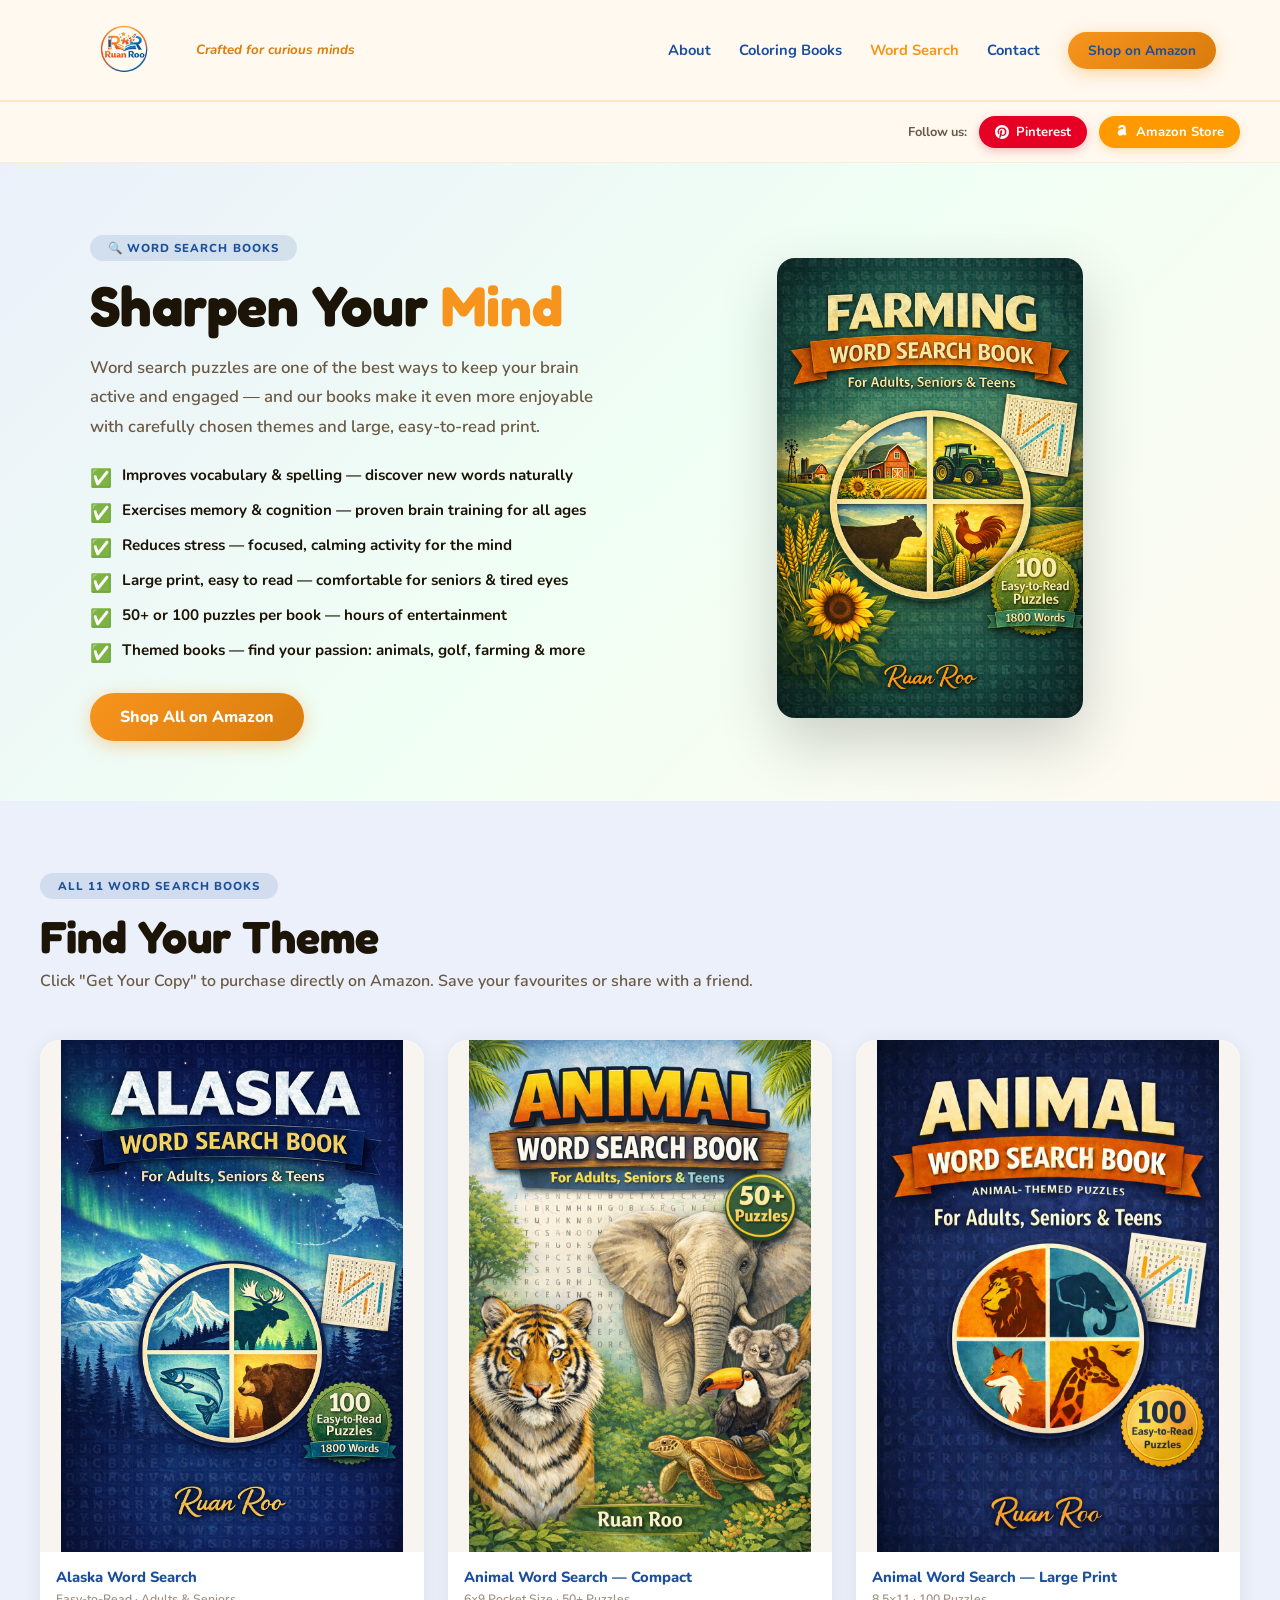
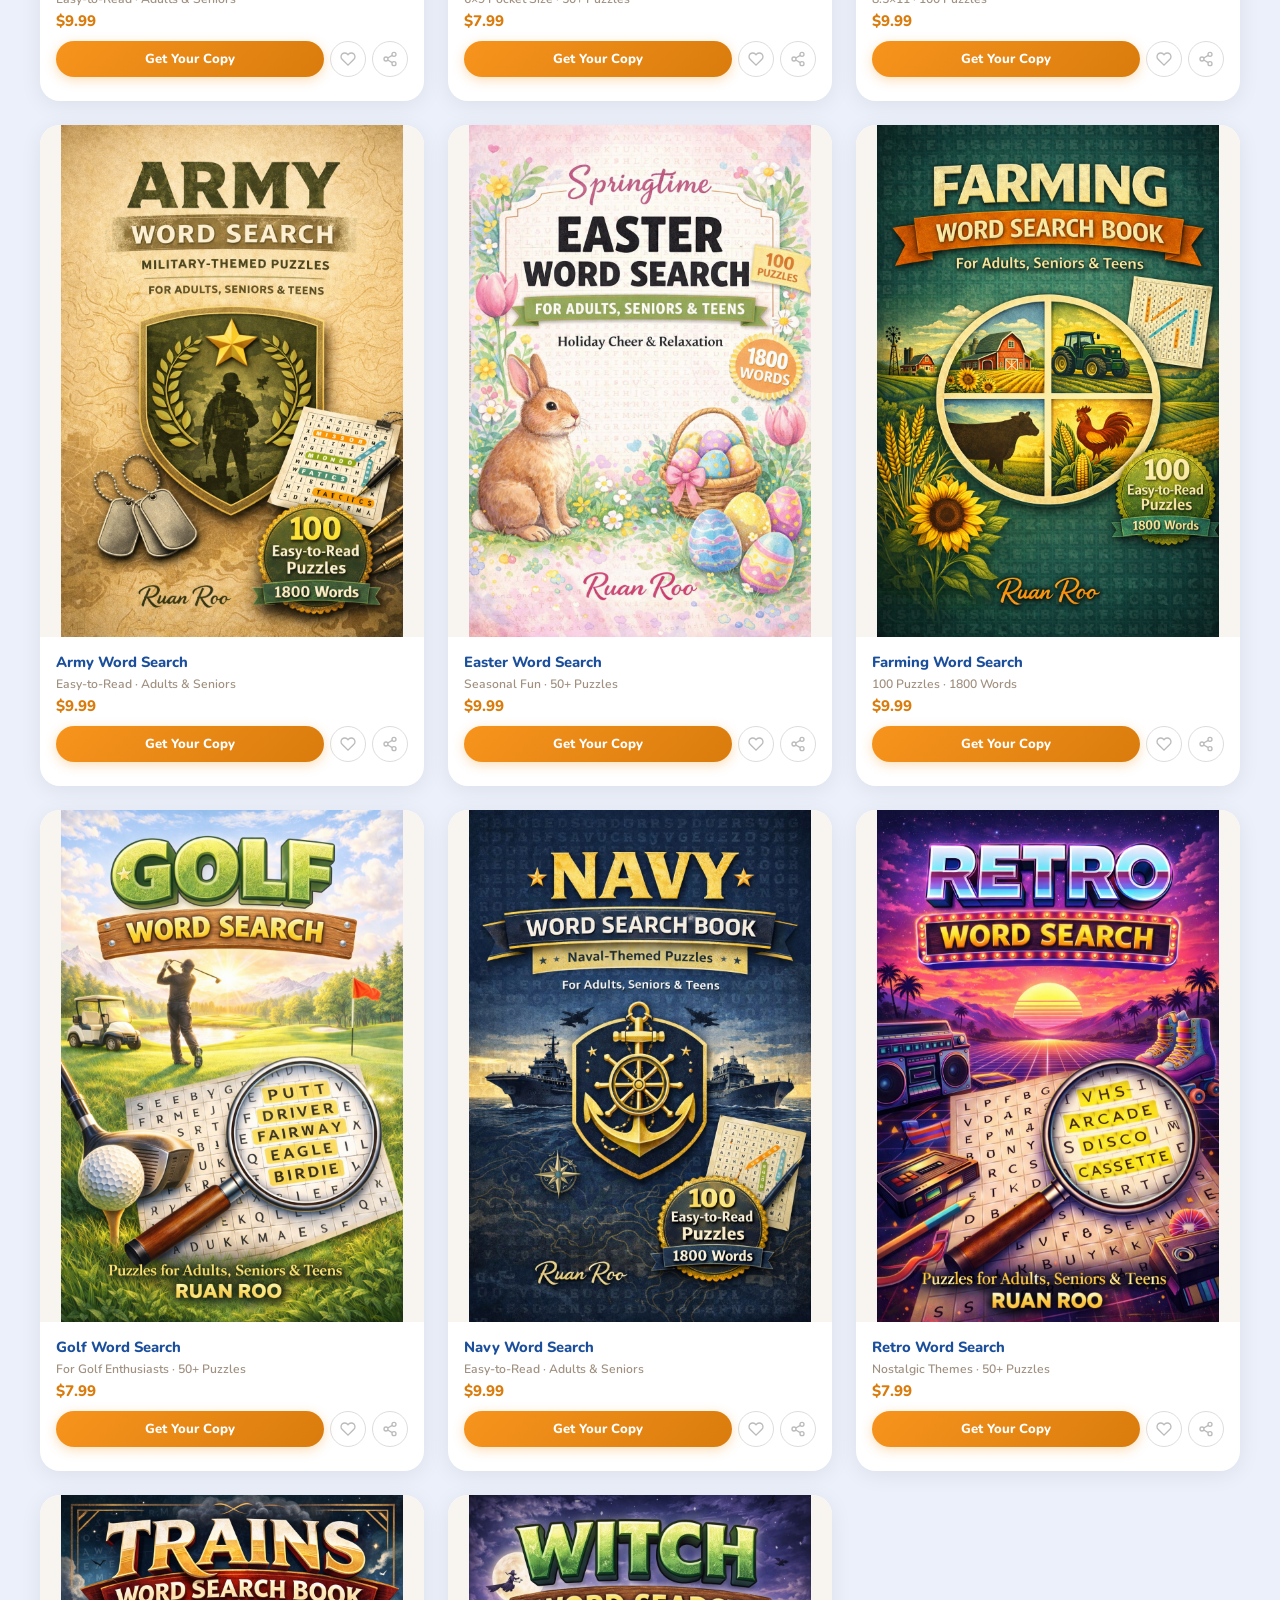
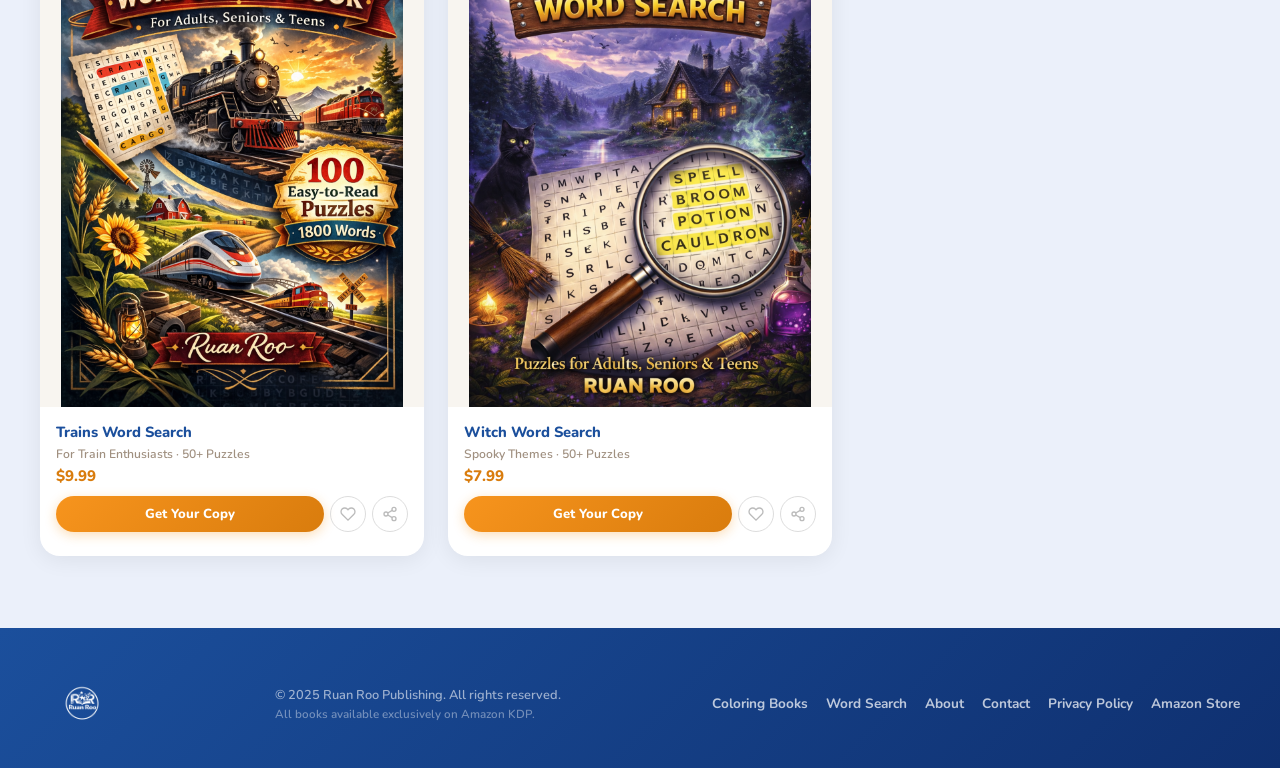
<file: word-search.html>
<!DOCTYPE html>
<html lang="en">
<head>
  <meta charset="UTF-8">
  <meta name="viewport" content="width=device-width, initial-scale=1.0">
  <title>Word Search Books — Ruan Roo Publishing</title>
  <meta name="description" content="Browse Ruan Roo Publishing's word search puzzle books — 50+ or 100 puzzles, large print, easy to read. Themes include animals, farming, golf, army, navy and more. Available on Amazon.">
  <meta name="keywords" content="word search books for adults, word search puzzle books, large print word search, easy word search puzzles, themed word search, word search for seniors, brain games adults, vocabulary puzzle books, Amazon word search, word search activity books">
  <link rel="stylesheet" href="styles.css">
</head>
<body>

<!-- ══ NAV ══════════════════════════════════════════════════════════ -->
<nav class="nav">
  <div class="nav-inner">
    <a href="index.html" class="nav-logo-wrap">
      <img src="Brand Assets/Ruan Roo Logo transparent.png" alt="Ruan Roo Publishing" style="height:80px;">
      <span class="nav-slogan">Crafted for curious minds</span>
    </a>
    <div class="nav-links">
      <a href="index.html#about">About</a>
      <a href="coloring-books.html">Coloring Books</a>
      <a href="word-search.html" style="color:var(--orange);">Word Search</a>
      <a href="contact.html">Contact</a>
      <a href="https://www.amazon.com/stores/Ruan-Roo/author/B0GNMS9281?ref=ap_rdr" target="_blank" rel="noopener" class="btn-orange" style="font-size:0.85rem;padding:9px 20px;">Shop on Amazon</a>
    </div>
    <button class="nav-burger" onclick="document.getElementById('mobile-menu').classList.toggle('open')" aria-label="Toggle menu">
      <svg width="26" height="26" fill="none" stroke="#1B4F9C" stroke-width="2.5" stroke-linecap="round">
        <line x1="3" y1="6" x2="23" y2="6"/><line x1="3" y1="13" x2="23" y2="13"/><line x1="3" y1="20" x2="23" y2="20"/>
      </svg>
    </button>
  </div>
  <div class="mobile-menu" id="mobile-menu">
    <a href="index.html#about">About</a>
    <a href="coloring-books.html">🎨 Coloring Books</a>
    <a href="word-search.html" style="color:var(--orange);">🔍 Word Search</a>
    <a href="contact.html">✉️ Contact</a>
    <a href="https://www.amazon.com/stores/Ruan-Roo/author/B0GNMS9281" target="_blank" rel="noopener" style="color:var(--orange);">Shop on Amazon ↗</a>
  </div>
</nav>

<!-- ══ SOCIAL STRIP ══════════════════════════════════════════════════ -->
<div class="social-strip">
  <div class="social-strip-inner">
    <span class="social-strip-label">Follow us:</span>
    <a href="https://za.pinterest.com/ruanroobooks/" target="_blank" rel="noopener" class="social-btn social-btn-pinterest">
      <svg width="14" height="14" viewBox="0 0 24 24" fill="currentColor"><path d="M12 0C5.373 0 0 5.373 0 12c0 5.084 3.163 9.426 7.627 11.174-.105-.949-.2-2.405.042-3.441.218-.937 1.407-5.965 1.407-5.965s-.359-.719-.359-1.782c0-1.668.967-2.914 2.171-2.914 1.023 0 1.518.769 1.518 1.69 0 1.029-.655 2.568-.994 3.995-.283 1.194.599 2.169 1.777 2.169 2.133 0 3.772-2.249 3.772-5.495 0-2.873-2.064-4.882-5.012-4.882-3.414 0-5.418 2.561-5.418 5.207 0 1.031.397 2.138.893 2.738a.36.36 0 0 1 .083.345l-.333 1.36c-.053.22-.174.267-.402.161-1.499-.698-2.436-2.889-2.436-4.649 0-3.785 2.75-7.262 7.929-7.262 4.163 0 7.398 2.967 7.398 6.931 0 4.136-2.607 7.464-6.227 7.464-1.216 0-2.359-.632-2.75-1.378l-.748 2.853c-.271 1.043-1.002 2.35-1.492 3.146C9.57 23.812 10.763 24 12 24c6.627 0 12-5.373 12-12S18.627 0 12 0z"/></svg>
      Pinterest
    </a>
    <a href="https://www.amazon.com/stores/Ruan-Roo/author/B0GNMS9281" target="_blank" rel="noopener" class="social-btn social-btn-amazon">
      <svg width="14" height="14" viewBox="0 0 24 24" fill="currentColor"><path d="M13.958 10.09c0 1.232.029 2.256-.591 3.351-.502.891-1.301 1.438-2.186 1.438-1.214 0-1.922-.924-1.922-2.292 0-2.692 2.415-3.182 4.7-3.182v.685zm3.186 7.705c-.209.189-.512.201-.745.074-1.047-.872-1.234-1.276-1.814-2.106-1.734 1.768-2.962 2.297-5.209 2.297-2.66 0-4.731-1.641-4.731-4.925 0-2.565 1.391-4.309 3.37-5.164 1.715-.754 4.11-.89 5.942-1.095v-.41c0-.753.06-1.642-.384-2.294-.385-.579-1.124-.82-1.775-.82-1.205 0-2.277.618-2.54 1.897-.054.285-.261.567-.549.582l-3.061-.333c-.259-.056-.546-.267-.472-.661.705-3.716 4.06-4.836 7.066-4.836 1.537 0 3.547.41 4.758 1.574 1.538 1.436 1.392 3.352 1.392 5.438v4.923c0 1.481.616 2.13 1.192 2.929.204.287.247.63-.01.839l-2.43 2.09z"/></svg>
      Amazon Store
    </a>
  </div>
</div>

<!-- ══ CATEGORY HERO ═════════════════════════════════════════════════ -->
<section class="cat-hero cat-hero-wordsearch">
  <div class="cat-hero-inner">
    <div class="cat-hero-text">
      <div class="pill-tag pill-tag-blue">🔍 Word Search Books</div>
      <h1>Sharpen Your <span>Mind</span></h1>
      <p>
        Word search puzzles are one of the best ways to keep your brain active and engaged — and our books make it even more enjoyable with carefully chosen themes and large, easy-to-read print.
      </p>
      <ul class="benefits-list">
        <li><span class="icon">✅</span> <span><strong>Improves vocabulary &amp; spelling</strong> — discover new words naturally</span></li>
        <li><span class="icon">✅</span> <span><strong>Exercises memory &amp; cognition</strong> — proven brain training for all ages</span></li>
        <li><span class="icon">✅</span> <span><strong>Reduces stress</strong> — focused, calming activity for the mind</span></li>
        <li><span class="icon">✅</span> <span><strong>Large print, easy to read</strong> — comfortable for seniors &amp; tired eyes</span></li>
        <li><span class="icon">✅</span> <span><strong>50+ or 100 puzzles per book</strong> — hours of entertainment</span></li>
        <li><span class="icon">✅</span> <span><strong>Themed books</strong> — find your passion: animals, golf, farming &amp; more</span></li>
      </ul>
      <div style="margin-top:28px;">
        <a href="https://www.amazon.com/stores/Ruan-Roo/author/B0GNMS9281" target="_blank" rel="noopener" class="btn-orange">Shop All on Amazon</a>
      </div>
    </div>
    <div class="cat-hero-img">
      <img src="Book Covers/Farming Word Search Cover 8.5x11 v1.png" alt="Farming Word Search Book">
    </div>
  </div>
</section>

<!-- ══ BOOKS GRID ════════════════════════════════════════════════════ -->
<section class="book-section book-section-blue">
  <div class="section-inner">
    <div class="section-header">
      <div class="pill-tag pill-tag-blue">All 11 Word Search Books</div>
      <h2 class="f-display">Find Your Theme</h2>
      <p>Click "Get Your Copy" to purchase directly on Amazon. Save your favourites or share with a friend.</p>
    </div>
    <div class="books-grid-3">

      <!-- Alaska -->
      <div class="book-card">
        <img src="Book Covers/Alaska Word Search Cover 8.5x11 v1.png" alt="Alaska Word Search">
        <div class="book-card-body">
          <p class="book-card-title">Alaska Word Search</p>
          <p class="book-card-sub">Easy-to-Read · Adults &amp; Seniors</p>
          <p class="book-card-price">$9.99</p>
          <div class="book-card-cta-row">
            <a href="https://www.amazon.com/Alaska-Search-Puzzle-Easy-Read/dp/B0GQFS1KNR" target="_blank" rel="noopener" class="btn-small">Get Your Copy</a>
            <button class="btn-icon" data-save-btn="alaska" onclick="toggleSave('alaska','Alaska Word Search')" aria-label="Save"><svg viewBox="0 0 24 24" fill="none" stroke="currentColor" stroke-width="2"><path d="M20.84 4.61a5.5 5.5 0 0 0-7.78 0L12 5.67l-1.06-1.06a5.5 5.5 0 0 0-7.78 7.78l1.06 1.06L12 21.23l7.78-7.78 1.06-1.06a5.5 5.5 0 0 0 0-7.78z"/></svg></button>
            <button class="btn-icon" onclick="shareBook('Alaska Word Search','https://www.amazon.com/Alaska-Search-Puzzle-Easy-Read/dp/B0GQFS1KNR')" aria-label="Share"><svg viewBox="0 0 24 24" fill="none" stroke="currentColor" stroke-width="2"><circle cx="18" cy="5" r="3"/><circle cx="6" cy="12" r="3"/><circle cx="18" cy="19" r="3"/><line x1="8.59" y1="13.51" x2="15.42" y2="17.49"/><line x1="15.41" y1="6.51" x2="8.59" y2="10.49"/></svg></button>
          </div>
          <button class="btn-personalise" onclick="openPersonalise('Alaska Word Search')">✏️ Personalise</button>
        </div>
      </div>

      <!-- Animal 6x9 -->
      <div class="book-card">
        <img src="Book Covers/Animal Word Search Cover 6x9.png" alt="Animal Word Search Compact">
        <div class="book-card-body">
          <p class="book-card-title">Animal Word Search — Compact</p>
          <p class="book-card-sub">6×9 Pocket Size · 50+ Puzzles</p>
          <p class="book-card-price">$7.99</p>
          <div class="book-card-cta-row">
            <a href="https://www.amazon.com/Animal-Word-Search-Puzzle-Book/dp/B0GQ3JVB24" target="_blank" rel="noopener" class="btn-small">Get Your Copy</a>
            <button class="btn-icon" data-save-btn="animal-compact" onclick="toggleSave('animal-compact','Animal Word Search Compact')" aria-label="Save"><svg viewBox="0 0 24 24" fill="none" stroke="currentColor" stroke-width="2"><path d="M20.84 4.61a5.5 5.5 0 0 0-7.78 0L12 5.67l-1.06-1.06a5.5 5.5 0 0 0-7.78 7.78l1.06 1.06L12 21.23l7.78-7.78 1.06-1.06a5.5 5.5 0 0 0 0-7.78z"/></svg></button>
            <button class="btn-icon" onclick="shareBook('Animal Word Search Compact','https://www.amazon.com/Animal-Word-Search-Puzzle-Book/dp/B0GQ3JVB24')" aria-label="Share"><svg viewBox="0 0 24 24" fill="none" stroke="currentColor" stroke-width="2"><circle cx="18" cy="5" r="3"/><circle cx="6" cy="12" r="3"/><circle cx="18" cy="19" r="3"/><line x1="8.59" y1="13.51" x2="15.42" y2="17.49"/><line x1="15.41" y1="6.51" x2="8.59" y2="10.49"/></svg></button>
          </div>
          <button class="btn-personalise" onclick="openPersonalise('Animal Word Search Compact')">✏️ Personalise</button>
        </div>
      </div>

      <!-- Animal 8.5x11 -->
      <div class="book-card">
        <img src="Book Covers/Animal Word Search Cover 8.5x11 v1.png" alt="Animal Word Search Large Print">
        <div class="book-card-body">
          <p class="book-card-title">Animal Word Search — Large Print</p>
          <p class="book-card-sub">8.5×11 · 100 Puzzles</p>
          <p class="book-card-price">$9.99</p>
          <div class="book-card-cta-row">
            <a href="https://www.amazon.com/Animals-Word-Search-Puzzle-Book/dp/B0GQ4BSCXL" target="_blank" rel="noopener" class="btn-small">Get Your Copy</a>
            <button class="btn-icon" data-save-btn="animal-large" onclick="toggleSave('animal-large','Animal Word Search Large Print')" aria-label="Save"><svg viewBox="0 0 24 24" fill="none" stroke="currentColor" stroke-width="2"><path d="M20.84 4.61a5.5 5.5 0 0 0-7.78 0L12 5.67l-1.06-1.06a5.5 5.5 0 0 0-7.78 7.78l1.06 1.06L12 21.23l7.78-7.78 1.06-1.06a5.5 5.5 0 0 0 0-7.78z"/></svg></button>
            <button class="btn-icon" onclick="shareBook('Animal Word Search Large Print','https://www.amazon.com/Animals-Word-Search-Puzzle-Book/dp/B0GQ4BSCXL')" aria-label="Share"><svg viewBox="0 0 24 24" fill="none" stroke="currentColor" stroke-width="2"><circle cx="18" cy="5" r="3"/><circle cx="6" cy="12" r="3"/><circle cx="18" cy="19" r="3"/><line x1="8.59" y1="13.51" x2="15.42" y2="17.49"/><line x1="15.41" y1="6.51" x2="8.59" y2="10.49"/></svg></button>
          </div>
          <button class="btn-personalise" onclick="openPersonalise('Animal Word Search Large Print')">✏️ Personalise</button>
        </div>
      </div>

      <!-- Army -->
      <div class="book-card">
        <img src="Book Covers/Army Word Search Cover 8.5x11 v1.png" alt="Army Word Search">
        <div class="book-card-body">
          <p class="book-card-title">Army Word Search</p>
          <p class="book-card-sub">Easy-to-Read · Adults &amp; Seniors</p>
          <p class="book-card-price">$9.99</p>
          <div class="book-card-cta-row">
            <a href="https://www.amazon.com/Army-Search-Puzzle-Easy-Read/dp/B0GQTP58BK" target="_blank" rel="noopener" class="btn-small">Get Your Copy</a>
            <button class="btn-icon" data-save-btn="army" onclick="toggleSave('army','Army Word Search')" aria-label="Save"><svg viewBox="0 0 24 24" fill="none" stroke="currentColor" stroke-width="2"><path d="M20.84 4.61a5.5 5.5 0 0 0-7.78 0L12 5.67l-1.06-1.06a5.5 5.5 0 0 0-7.78 7.78l1.06 1.06L12 21.23l7.78-7.78 1.06-1.06a5.5 5.5 0 0 0 0-7.78z"/></svg></button>
            <button class="btn-icon" onclick="shareBook('Army Word Search','https://www.amazon.com/Army-Search-Puzzle-Easy-Read/dp/B0GQTP58BK')" aria-label="Share"><svg viewBox="0 0 24 24" fill="none" stroke="currentColor" stroke-width="2"><circle cx="18" cy="5" r="3"/><circle cx="6" cy="12" r="3"/><circle cx="18" cy="19" r="3"/><line x1="8.59" y1="13.51" x2="15.42" y2="17.49"/><line x1="15.41" y1="6.51" x2="8.59" y2="10.49"/></svg></button>
          </div>
          <button class="btn-personalise" onclick="openPersonalise('Army Word Search')">✏️ Personalise</button>
        </div>
      </div>

      <!-- Easter -->
      <div class="book-card">
        <img src="Book Covers/Easter Word Search Cover 8.5x11 v3.png" alt="Easter Word Search">
        <div class="book-card-body">
          <p class="book-card-title">Easter Word Search</p>
          <p class="book-card-sub">Seasonal Fun · 50+ Puzzles</p>
          <p class="book-card-price">$9.99</p>
          <div class="book-card-cta-row">
            <a href="https://www.amazon.com/Easter-Word-Search-Puzzle-Book/dp/B0GR5GRC34" target="_blank" rel="noopener" class="btn-small">Get Your Copy</a>
            <button class="btn-icon" data-save-btn="easter" onclick="toggleSave('easter','Easter Word Search')" aria-label="Save"><svg viewBox="0 0 24 24" fill="none" stroke="currentColor" stroke-width="2"><path d="M20.84 4.61a5.5 5.5 0 0 0-7.78 0L12 5.67l-1.06-1.06a5.5 5.5 0 0 0-7.78 7.78l1.06 1.06L12 21.23l7.78-7.78 1.06-1.06a5.5 5.5 0 0 0 0-7.78z"/></svg></button>
            <button class="btn-icon" onclick="shareBook('Easter Word Search','https://www.amazon.com/Easter-Word-Search-Puzzle-Book/dp/B0GR5GRC34')" aria-label="Share"><svg viewBox="0 0 24 24" fill="none" stroke="currentColor" stroke-width="2"><circle cx="18" cy="5" r="3"/><circle cx="6" cy="12" r="3"/><circle cx="18" cy="19" r="3"/><line x1="8.59" y1="13.51" x2="15.42" y2="17.49"/><line x1="15.41" y1="6.51" x2="8.59" y2="10.49"/></svg></button>
          </div>
          <button class="btn-personalise" onclick="openPersonalise('Easter Word Search')">✏️ Personalise</button>
        </div>
      </div>

      <!-- Farming -->
      <div class="book-card">
        <img src="Book Covers/Farming Word Search Cover 8.5x11 v1.png" alt="Farming Word Search">
        <div class="book-card-body">
          <p class="book-card-title">Farming Word Search</p>
          <p class="book-card-sub">100 Puzzles · 1800 Words</p>
          <p class="book-card-price">$9.99</p>
          <div class="book-card-cta-row">
            <a href="https://www.amazon.com/Farming-Word-Search-Puzzle-Book/dp/B0GQH67KYF" target="_blank" rel="noopener" class="btn-small">Get Your Copy</a>
            <button class="btn-icon" data-save-btn="farming" onclick="toggleSave('farming','Farming Word Search')" aria-label="Save"><svg viewBox="0 0 24 24" fill="none" stroke="currentColor" stroke-width="2"><path d="M20.84 4.61a5.5 5.5 0 0 0-7.78 0L12 5.67l-1.06-1.06a5.5 5.5 0 0 0-7.78 7.78l1.06 1.06L12 21.23l7.78-7.78 1.06-1.06a5.5 5.5 0 0 0 0-7.78z"/></svg></button>
            <button class="btn-icon" onclick="shareBook('Farming Word Search','https://www.amazon.com/Farming-Word-Search-Puzzle-Book/dp/B0GQH67KYF')" aria-label="Share"><svg viewBox="0 0 24 24" fill="none" stroke="currentColor" stroke-width="2"><circle cx="18" cy="5" r="3"/><circle cx="6" cy="12" r="3"/><circle cx="18" cy="19" r="3"/><line x1="8.59" y1="13.51" x2="15.42" y2="17.49"/><line x1="15.41" y1="6.51" x2="8.59" y2="10.49"/></svg></button>
          </div>
          <button class="btn-personalise" onclick="openPersonalise('Farming Word Search')">✏️ Personalise</button>
        </div>
      </div>

      <!-- Golf -->
      <div class="book-card">
        <img src="Book Covers/Golf Word Search Cover 2.png" alt="Golf Word Search">
        <div class="book-card-body">
          <p class="book-card-title">Golf Word Search</p>
          <p class="book-card-sub">For Golf Enthusiasts · 50+ Puzzles</p>
          <p class="book-card-price">$7.99</p>
          <div class="book-card-cta-row">
            <a href="https://www.amazon.com/Golf-Word-Search-Puzzle-Book/dp/B0GPD3ZFL2" target="_blank" rel="noopener" class="btn-small">Get Your Copy</a>
            <button class="btn-icon" data-save-btn="golf" onclick="toggleSave('golf','Golf Word Search')" aria-label="Save"><svg viewBox="0 0 24 24" fill="none" stroke="currentColor" stroke-width="2"><path d="M20.84 4.61a5.5 5.5 0 0 0-7.78 0L12 5.67l-1.06-1.06a5.5 5.5 0 0 0-7.78 7.78l1.06 1.06L12 21.23l7.78-7.78 1.06-1.06a5.5 5.5 0 0 0 0-7.78z"/></svg></button>
            <button class="btn-icon" onclick="shareBook('Golf Word Search','https://www.amazon.com/Golf-Word-Search-Puzzle-Book/dp/B0GPD3ZFL2')" aria-label="Share"><svg viewBox="0 0 24 24" fill="none" stroke="currentColor" stroke-width="2"><circle cx="18" cy="5" r="3"/><circle cx="6" cy="12" r="3"/><circle cx="18" cy="19" r="3"/><line x1="8.59" y1="13.51" x2="15.42" y2="17.49"/><line x1="15.41" y1="6.51" x2="8.59" y2="10.49"/></svg></button>
          </div>
          <button class="btn-personalise" onclick="openPersonalise('Golf Word Search')">✏️ Personalise</button>
        </div>
      </div>

      <!-- Navy -->
      <div class="book-card">
        <img src="Book Covers/Navy Word Search Cover 8.5x11 v1.png" alt="Navy Word Search">
        <div class="book-card-body">
          <p class="book-card-title">Navy Word Search</p>
          <p class="book-card-sub">Easy-to-Read · Adults &amp; Seniors</p>
          <p class="book-card-price">$9.99</p>
          <div class="book-card-cta-row">
            <a href="https://www.amazon.com/Navy-Word-Search-Puzzle-Book/dp/B0GR3Y9DFQ" target="_blank" rel="noopener" class="btn-small">Get Your Copy</a>
            <button class="btn-icon" data-save-btn="navy" onclick="toggleSave('navy','Navy Word Search')" aria-label="Save"><svg viewBox="0 0 24 24" fill="none" stroke="currentColor" stroke-width="2"><path d="M20.84 4.61a5.5 5.5 0 0 0-7.78 0L12 5.67l-1.06-1.06a5.5 5.5 0 0 0-7.78 7.78l1.06 1.06L12 21.23l7.78-7.78 1.06-1.06a5.5 5.5 0 0 0 0-7.78z"/></svg></button>
            <button class="btn-icon" onclick="shareBook('Navy Word Search','https://www.amazon.com/Navy-Word-Search-Puzzle-Book/dp/B0GR3Y9DFQ')" aria-label="Share"><svg viewBox="0 0 24 24" fill="none" stroke="currentColor" stroke-width="2"><circle cx="18" cy="5" r="3"/><circle cx="6" cy="12" r="3"/><circle cx="18" cy="19" r="3"/><line x1="8.59" y1="13.51" x2="15.42" y2="17.49"/><line x1="15.41" y1="6.51" x2="8.59" y2="10.49"/></svg></button>
          </div>
          <button class="btn-personalise" onclick="openPersonalise('Navy Word Search')">✏️ Personalise</button>
        </div>
      </div>

      <!-- Retro -->
      <div class="book-card">
        <img src="Book Covers/Retro Word Search Cover.png" alt="Retro Word Search">
        <div class="book-card-body">
          <p class="book-card-title">Retro Word Search</p>
          <p class="book-card-sub">Nostalgic Themes · 50+ Puzzles</p>
          <p class="book-card-price">$7.99</p>
          <div class="book-card-cta-row">
            <a href="https://www.amazon.com/Retro-Word-Search-Puzzle-Book/dp/B0GPDVP4KX" target="_blank" rel="noopener" class="btn-small">Get Your Copy</a>
            <button class="btn-icon" data-save-btn="retro" onclick="toggleSave('retro','Retro Word Search')" aria-label="Save"><svg viewBox="0 0 24 24" fill="none" stroke="currentColor" stroke-width="2"><path d="M20.84 4.61a5.5 5.5 0 0 0-7.78 0L12 5.67l-1.06-1.06a5.5 5.5 0 0 0-7.78 7.78l1.06 1.06L12 21.23l7.78-7.78 1.06-1.06a5.5 5.5 0 0 0 0-7.78z"/></svg></button>
            <button class="btn-icon" onclick="shareBook('Retro Word Search','https://www.amazon.com/Retro-Word-Search-Puzzle-Book/dp/B0GPDVP4KX')" aria-label="Share"><svg viewBox="0 0 24 24" fill="none" stroke="currentColor" stroke-width="2"><circle cx="18" cy="5" r="3"/><circle cx="6" cy="12" r="3"/><circle cx="18" cy="19" r="3"/><line x1="8.59" y1="13.51" x2="15.42" y2="17.49"/><line x1="15.41" y1="6.51" x2="8.59" y2="10.49"/></svg></button>
          </div>
        </div>
      </div>

      <!-- Trains -->
      <div class="book-card">
        <img src="Book Covers/Trains Word Search Cover 8.5x11 v1.png" alt="Trains Word Search">
        <div class="book-card-body">
          <p class="book-card-title">Trains Word Search</p>
          <p class="book-card-sub">For Train Enthusiasts · 50+ Puzzles</p>
          <p class="book-card-price">$9.99</p>
          <div class="book-card-cta-row">
            <a href="https://www.amazon.com/Trains-Word-Search-Puzzle-Book/dp/B0GQMB21PC" target="_blank" rel="noopener" class="btn-small">Get Your Copy</a>
            <button class="btn-icon" data-save-btn="trains" onclick="toggleSave('trains','Trains Word Search')" aria-label="Save"><svg viewBox="0 0 24 24" fill="none" stroke="currentColor" stroke-width="2"><path d="M20.84 4.61a5.5 5.5 0 0 0-7.78 0L12 5.67l-1.06-1.06a5.5 5.5 0 0 0-7.78 7.78l1.06 1.06L12 21.23l7.78-7.78 1.06-1.06a5.5 5.5 0 0 0 0-7.78z"/></svg></button>
            <button class="btn-icon" onclick="shareBook('Trains Word Search','https://www.amazon.com/Trains-Word-Search-Puzzle-Book/dp/B0GQMB21PC')" aria-label="Share"><svg viewBox="0 0 24 24" fill="none" stroke="currentColor" stroke-width="2"><circle cx="18" cy="5" r="3"/><circle cx="6" cy="12" r="3"/><circle cx="18" cy="19" r="3"/><line x1="8.59" y1="13.51" x2="15.42" y2="17.49"/><line x1="15.41" y1="6.51" x2="8.59" y2="10.49"/></svg></button>
          </div>
        </div>
      </div>

      <!-- Witch -->
      <div class="book-card">
        <img src="Book Covers/Witch Word Search Cover.png" alt="Witch Word Search">
        <div class="book-card-body">
          <p class="book-card-title">Witch Word Search</p>
          <p class="book-card-sub">Spooky Themes · 50+ Puzzles</p>
          <p class="book-card-price">$7.99</p>
          <div class="book-card-cta-row">
            <a href="https://www.amazon.com/Witch-Word-Search-Puzzle-Book/dp/B0GPDQW615" target="_blank" rel="noopener" class="btn-small">Get Your Copy</a>
            <button class="btn-icon" data-save-btn="witch" onclick="toggleSave('witch','Witch Word Search')" aria-label="Save"><svg viewBox="0 0 24 24" fill="none" stroke="currentColor" stroke-width="2"><path d="M20.84 4.61a5.5 5.5 0 0 0-7.78 0L12 5.67l-1.06-1.06a5.5 5.5 0 0 0-7.78 7.78l1.06 1.06L12 21.23l7.78-7.78 1.06-1.06a5.5 5.5 0 0 0 0-7.78z"/></svg></button>
            <button class="btn-icon" onclick="shareBook('Witch Word Search','https://www.amazon.com/Witch-Word-Search-Puzzle-Book/dp/B0GPDQW615')" aria-label="Share"><svg viewBox="0 0 24 24" fill="none" stroke="currentColor" stroke-width="2"><circle cx="18" cy="5" r="3"/><circle cx="6" cy="12" r="3"/><circle cx="18" cy="19" r="3"/><line x1="8.59" y1="13.51" x2="15.42" y2="17.49"/><line x1="15.41" y1="6.51" x2="8.59" y2="10.49"/></svg></button>
          </div>
        </div>
      </div>

    </div>
  </div>
</section>

<!-- ══ FOOTER ═════════════════════════════════════════════════════════ -->
<footer>
  <div class="footer-inner">
    <img src="Brand Assets/Ruan Roo Logo transparent.png" alt="Ruan Roo Publishing">
    <div class="footer-copy">
      © 2025 Ruan Roo Publishing. All rights reserved.
      <span>All books available exclusively on Amazon KDP.</span>
    </div>
    <div class="footer-links">
      <a href="coloring-books.html">Coloring Books</a>
      <a href="word-search.html">Word Search</a>
      <a href="index.html#about">About</a>
      <a href="contact.html">Contact</a>
      <a href="privacy-policy.html">Privacy Policy</a>
      <a href="https://www.amazon.com/stores/Ruan-Roo/author/B0GNMS9281?ref=ap_rdr" target="_blank" rel="noopener">Amazon Store</a>
    </div>
  </div>
</footer>

<!-- ══ PERSONALISE MODAL ══════════════════════════════════════════════ -->
<div class="modal-overlay" id="personalise-modal" onclick="if(event.target===this)closePersonalise()">
  <div class="modal-box">
    <button class="modal-close" onclick="closePersonalise()" aria-label="Close">×</button>
    <h2>✏️ Request a Personalised Book</h2>
    <p class="modal-sub">Tell us what you'd like and we'll be in touch!</p>
    <form onsubmit="submitPersonalise(event)">
      <div class="form-group">
        <label>Book</label>
        <input type="text" id="personalise-book" readonly style="background:#f0ece6;">
      </div>
      <div class="form-row">
        <div class="form-group">
          <label for="p-name">Your Name *</label>
          <input type="text" id="p-name" placeholder="Your name" required>
        </div>
        <div class="form-group">
          <label for="p-email">Your Email *</label>
          <input type="email" id="p-email" placeholder="you@email.com" required>
        </div>
      </div>
      <div class="form-group">
        <label for="p-request">Personalisation Details *</label>
        <textarea id="p-request" placeholder="Describe what you'd like customised..." style="min-height:110px;" required></textarea>
      </div>
      <button type="submit" class="btn-orange" style="width:100%;font-size:0.95rem;">Send Request</button>
    </form>
  </div>
</div>
<div class="toast" id="toast"></div>

<!-- ══ SEO HIDDEN KEYWORDS ════════════════════════════════════════════ -->
<div class="seo-keywords" aria-hidden="true">
  word search books for adults, word search puzzle books, large print word search books, easy word search for seniors, themed word search books, Alaska word search puzzle, animal word search book, farming word search, golf word search puzzle, army word search, navy word search, Easter word search, retro word search, brain training books for adults, word puzzle activity books, vocabulary building books, cognitive exercise books for seniors, word search 100 puzzles, buy word search books Amazon, Ruan Roo word search
</div>

<script>
  function toggleSave(id, title) {
    let saved = JSON.parse(localStorage.getItem('rr_saved') || '[]');
    const idx = saved.findIndex(b => b.id === id);
    if (idx >= 0) { saved.splice(idx, 1); showToast('Removed from saved books'); }
    else { saved.push({ id, title }); showToast('💾 Saved!'); }
    localStorage.setItem('rr_saved', JSON.stringify(saved));
    updateSaveButtons();
  }
  function updateSaveButtons() {
    const ids = JSON.parse(localStorage.getItem('rr_saved') || '[]').map(b => b.id);
    document.querySelectorAll('[data-save-btn]').forEach(btn => {
      const id = btn.getAttribute('data-save-btn');
      btn.classList.toggle('saved', ids.includes(id));
      btn.querySelector('svg').setAttribute('fill', ids.includes(id) ? '#e74c3c' : 'none');
    });
  }
  async function shareBook(title, url) {
    if (navigator.share) { try { await navigator.share({ title, url }); } catch(_) {} }
    else { try { await navigator.clipboard.writeText(url); showToast('🔗 Link copied!'); } catch(_) {} }
  }
  function showToast(msg) {
    const t = document.getElementById('toast');
    t.textContent = msg; t.classList.add('show');
    clearTimeout(t._timer); t._timer = setTimeout(() => t.classList.remove('show'), 3000);
  }
  function openPersonalise(bookTitle) {
    document.getElementById('personalise-book').value = bookTitle;
    document.getElementById('personalise-modal').classList.add('open');
    document.body.style.overflow = 'hidden';
  }
  function closePersonalise() {
    document.getElementById('personalise-modal').classList.remove('open');
    document.body.style.overflow = '';
  }
  function submitPersonalise(e) {
    e.preventDefault();
    const name = document.getElementById('p-name').value;
    const email = document.getElementById('p-email').value;
    const book = document.getElementById('personalise-book').value;
    const request = document.getElementById('p-request').value;
    const subject = encodeURIComponent(`Personalisation Request: ${book}`);
    const body = encodeURIComponent(`Name: ${name}\nEmail: ${email}\nBook: ${book}\n\nRequest:\n${request}`);
    window.location.href = `mailto:rooruan00@gmail.com?subject=${subject}&body=${body}`;
    closePersonalise();
  }
  document.addEventListener('DOMContentLoaded', updateSaveButtons);
</script>
</body>
</html>
</file>
<file: styles.css>
/* ═══════════════════════════════════════════════════════════
   Ruan Roo Publishing — Shared Stylesheet
   ═══════════════════════════════════════════════════════════ */

@import url('https://fonts.googleapis.com/css2?family=Fredoka+One&family=Nunito:wght@400;600;700;800;900&display=swap');

:root {
  --orange:      #F7941D;
  --orange-dark: #D97C0D;
  --orange-pale: #FFF3E0;
  --blue:        #1B4F9C;
  --blue-dark:   #0F3070;
  --blue-pale:   #EBF0FA;
  --cream:       #FFF9F0;
  --ink:         #1C1407;
  --muted:       #6a5a45;
  --subtle:      #a09080;
}

*, *::before, *::after { box-sizing: border-box; margin: 0; padding: 0; }
html { scroll-behavior: smooth; }
body { background: var(--cream); font-family: 'Nunito', sans-serif; color: var(--ink); }
img { display: block; max-width: 100%; }
a { color: inherit; }
.f-display { font-family: 'Fredoka One', cursive; }

/* ── NAV ────────────────────────────────────────────────── */
.nav {
  position: sticky; top: 0; z-index: 200;
  background: rgba(255,249,240,0.95);
  backdrop-filter: blur(12px);
  border-bottom: 2px solid rgba(247,148,29,0.18);
}
.nav-inner {
  max-width: 1200px; margin: 0 auto;
  display: flex; align-items: center; justify-content: space-between;
  padding: 10px 24px; gap: 16px;
}
.nav-logo-wrap { display: flex; align-items: center; gap: 12px; text-decoration: none; }
.nav-slogan {
  font-size: 10pt; font-weight: 700; font-style: italic;
  color: var(--orange-dark); white-space: nowrap; line-height: 1.2;
}
.nav-links { display: flex; align-items: center; gap: 28px; }
.nav-links a {
  font-weight: 700; font-size: 0.92rem; color: var(--blue);
  text-decoration: none; transition: color 0.2s;
}
.nav-links a:hover { color: var(--orange); }
.nav-burger { display: none; background: none; border: none; cursor: pointer; padding: 6px; }
.mobile-menu { display: none; background: var(--cream); border-top: 1px solid rgba(247,148,29,0.15); }
.mobile-menu.open { display: block; }
.mobile-menu a {
  display: block; padding: 14px 24px;
  font-weight: 700; color: var(--blue); text-decoration: none;
  border-bottom: 1px solid rgba(0,0,0,0.05);
  transition: background 0.15s;
}
.mobile-menu a:hover { background: var(--orange-pale); }

/* ── BUTTONS ────────────────────────────────────────────── */
.btn-orange {
  display: inline-block; text-decoration: none;
  background: linear-gradient(135deg, var(--orange) 0%, var(--orange-dark) 100%);
  color: #fff; font-weight: 800; font-family: 'Nunito', sans-serif;
  padding: 13px 30px; border-radius: 50px;
  box-shadow: 0 4px 18px rgba(247,148,29,0.38);
  transition: transform 0.2s cubic-bezier(0.34,1.56,0.64,1), box-shadow 0.2s;
  border: none; cursor: pointer; font-size: 1rem;
}
.btn-orange:hover { transform: translateY(-3px); box-shadow: 0 10px 28px rgba(247,148,29,0.45); }
.btn-orange:active { transform: translateY(0); }
.btn-orange:focus-visible { outline: 3px solid var(--orange-dark); outline-offset: 3px; }

.btn-outline-blue {
  display: inline-block; text-decoration: none;
  background: transparent; color: var(--blue);
  font-weight: 800; font-family: 'Nunito', sans-serif;
  padding: 13px 30px; border-radius: 50px;
  border: 2.5px solid var(--blue);
  transition: background 0.2s, color 0.2s, transform 0.2s cubic-bezier(0.34,1.56,0.64,1);
  cursor: pointer; font-size: 1rem;
}
.btn-outline-blue:hover { background: var(--blue); color: #fff; transform: translateY(-3px); }
.btn-outline-blue:focus-visible { outline: 3px solid var(--blue); outline-offset: 3px; }

.btn-small {
  display: block; text-align: center; text-decoration: none;
  background: linear-gradient(135deg, var(--orange) 0%, var(--orange-dark) 100%);
  color: #fff; font-weight: 800; font-size: 0.82rem; font-family: 'Nunito', sans-serif;
  padding: 9px 16px; border-radius: 50px;
  box-shadow: 0 3px 12px rgba(247,148,29,0.32);
  transition: transform 0.2s cubic-bezier(0.34,1.56,0.64,1), box-shadow 0.2s;
  border: none; cursor: pointer;
}
.btn-small:hover { transform: translateY(-3px); box-shadow: 0 8px 20px rgba(247,148,29,0.42); }
.btn-small:active { transform: translateY(0); }
.btn-small:focus-visible { outline: 3px solid var(--orange-dark); outline-offset: 3px; }

.btn-personalise {
  display: block; width: 100%; text-align: center; text-decoration: none;
  background: transparent; color: var(--blue);
  font-weight: 700; font-size: 0.8rem; font-family: 'Nunito', sans-serif;
  padding: 7px 12px; border-radius: 50px;
  border: 1.5px solid var(--blue);
  transition: background 0.2s, color 0.2s, transform 0.2s;
  cursor: pointer; margin-top: 6px;
}
.btn-personalise:hover { background: var(--blue); color: #fff; transform: translateY(-2px); }
.btn-personalise:focus-visible { outline: 3px solid var(--blue); outline-offset: 3px; }

/* Icon buttons (save / share) */
.btn-icon {
  background: none; border: 1.5px solid #ddd; border-radius: 50%;
  width: 36px; height: 36px; cursor: pointer; flex-shrink: 0;
  display: flex; align-items: center; justify-content: center;
  transition: border-color 0.2s, background 0.2s, transform 0.2s;
  color: #bbb;
}
.btn-icon:hover { border-color: var(--orange); color: var(--orange); transform: scale(1.1); }
.btn-icon.saved { border-color: #e74c3c; background: #ffeaea; color: #e74c3c; }
.btn-icon.saved svg { fill: #e74c3c; }
.btn-icon:focus-visible { outline: 3px solid var(--orange); outline-offset: 2px; }
.btn-icon svg { width: 16px; height: 16px; }

/* ── PILL TAG ───────────────────────────────────────────── */
.pill-tag {
  display: inline-block;
  background: rgba(247,148,29,0.14); color: var(--orange-dark);
  font-weight: 800; font-size: 0.72rem; letter-spacing: 0.09em; text-transform: uppercase;
  padding: 5px 18px; border-radius: 50px; margin-bottom: 10px;
}
.pill-tag-blue { background: rgba(27,79,156,0.12); color: var(--blue); }
.pill-tag-white { background: rgba(255,255,255,0.15); color: #fff; }

/* ── SOCIAL STRIP ───────────────────────────────────────── */
.social-strip {
  background: var(--cream);
  padding: 14px 24px;
  border-bottom: 1px solid rgba(247,148,29,0.12);
}
.social-strip-inner {
  max-width: 1200px; margin: 0 auto;
  display: flex; align-items: center; justify-content: flex-end; gap: 12px;
}
.social-strip-label { font-size: 0.8rem; font-weight: 700; color: var(--muted); }
.social-btn {
  display: inline-flex; align-items: center; gap: 7px;
  text-decoration: none; font-weight: 700; font-size: 0.82rem;
  padding: 7px 16px; border-radius: 50px;
  transition: transform 0.2s, box-shadow 0.2s;
}
.social-btn:hover { transform: translateY(-2px); }
.social-btn-pinterest { background: #E60023; color: #fff; box-shadow: 0 3px 10px rgba(230,0,35,0.25); }
.social-btn-amazon { background: #FF9900; color: #fff; box-shadow: 0 3px 10px rgba(255,153,0,0.25); }
.social-btn-pinterest:hover { box-shadow: 0 6px 18px rgba(230,0,35,0.35); }
.social-btn-amazon:hover { box-shadow: 0 6px 18px rgba(255,153,0,0.35); }

/* ── HERO ───────────────────────────────────────────────── */
.hero {
  position: relative; overflow: hidden;
  background: linear-gradient(150deg, #FFF9F0 0%, #FFF3E0 45%, #EBF0FA 100%);
  padding: 64px 24px 80px;
}
.hero::before {
  content: ''; position: absolute; top: -120px; right: -120px;
  width: 560px; height: 560px;
  background: radial-gradient(circle, rgba(247,148,29,0.18) 0%, transparent 68%);
  pointer-events: none;
}
.hero::after {
  content: ''; position: absolute; bottom: -80px; left: -80px;
  width: 480px; height: 480px;
  background: radial-gradient(circle, rgba(27,79,156,0.12) 0%, transparent 68%);
  pointer-events: none;
}
.hero-inner { max-width: 1200px; margin: 0 auto; position: relative; z-index: 1; text-align: center; }
.hero h1 {
  font-family: 'Fredoka One', cursive;
  font-size: clamp(2.6rem, 6vw, 4.6rem); line-height: 1.1;
  color: var(--ink); margin-bottom: 20px;
}
.hero h1 span { color: var(--orange); }
.hero p {
  font-size: 1.1rem; font-weight: 600; color: var(--muted);
  max-width: 520px; margin: 0 auto 36px; line-height: 1.7;
}
.hero-ctas { display: flex; gap: 16px; justify-content: center; flex-wrap: wrap; margin-bottom: 72px; }

/* Featured row */
.featured-row {
  display: grid; grid-template-columns: 1fr 1.15fr 1fr;
  gap: 32px; align-items: end; max-width: 900px; margin: 0 auto;
}
.feat-card { text-align: center; }
.feat-card-img-wrap { position: relative; display: inline-block; width: 100%; }
.feat-card img {
  border-radius: 14px; width: 100%;
  transition: transform 0.35s cubic-bezier(0.34,1.56,0.64,1);
}
.feat-card:hover img { transform: translateY(-12px) rotate(-1.5deg); }
.feat-card-center:hover img { transform: translateY(-14px); }
.feat-badge {
  position: absolute; top: -10px; right: -10px;
  font-family: 'Nunito', sans-serif; font-weight: 800; font-size: 0.7rem;
  padding: 5px 12px; border-radius: 50px; color: #fff; white-space: nowrap;
  box-shadow: 0 3px 10px rgba(0,0,0,0.18); z-index: 1;
}
.feat-badge-orange { background: var(--orange); }
.feat-badge-blue { background: var(--blue); }
.feat-title { font-family: 'Fredoka One', cursive; font-size: 1.1rem; color: var(--blue); margin-top: 16px; margin-bottom: 4px; }
.feat-sub { font-size: 0.8rem; color: var(--subtle); font-weight: 600; margin-bottom: 6px; }
.feat-price { font-weight: 800; font-size: 0.95rem; color: var(--orange-dark); margin-bottom: 12px; }

.shadow-book-orange { box-shadow: 0 20px 50px rgba(247,148,29,0.3), 0 8px 20px rgba(0,0,0,0.12); }
.shadow-book-blue   { box-shadow: 0 28px 65px rgba(27,79,156,0.28), 0 10px 24px rgba(0,0,0,0.13); }

/* ── CATEGORY TILES ─────────────────────────────────────── */
.cat-section { background: var(--orange-pale); padding: 64px 24px; }
.cat-section-inner { max-width: 1200px; margin: 0 auto; text-align: center; }
.cat-section h2 { font-family: 'Fredoka One', cursive; font-size: clamp(2rem,4vw,3rem); color: var(--ink); margin-bottom: 36px; }
.cat-tiles { display: flex; gap: 20px; justify-content: center; flex-wrap: wrap; }
.cat-tile {
  background: #fff; border-radius: 24px; padding: 32px 48px;
  display: flex; flex-direction: column; align-items: center; gap: 10px;
  text-decoration: none;
  box-shadow: 0 4px 20px rgba(0,0,0,0.07);
  transition: transform 0.25s cubic-bezier(0.34,1.56,0.64,1), box-shadow 0.25s;
}
.cat-tile:hover { transform: translateY(-6px); box-shadow: 0 14px 36px rgba(247,148,29,0.22); }
.cat-tile:focus-visible { outline: 3px solid var(--orange); outline-offset: 3px; }
.cat-tile-icon { font-size: 2.8rem; }
.cat-tile-label { font-weight: 800; font-size: 1.05rem; color: var(--blue); }
.cat-tile-count { font-size: 0.82rem; color: var(--subtle); font-weight: 600; }

/* ── BOOK SECTIONS ──────────────────────────────────────── */
.book-section { padding: 72px 24px; }
.book-section-blue  { background: var(--blue-pale); }
.book-section-cream { background: var(--cream); }
.section-inner { max-width: 1200px; margin: 0 auto; }
.section-header { margin-bottom: 48px; }
.section-header h2 { font-family: 'Fredoka One', cursive; font-size: clamp(1.9rem,3.5vw,2.8rem); color: var(--ink); margin-bottom: 6px; }
.section-header p { color: var(--muted); font-weight: 600; font-size: 1rem; }

/* ── BOOK CARDS ─────────────────────────────────────────── */
.books-grid-2 { display: grid; grid-template-columns: repeat(2,1fr); gap: 28px; max-width: 720px; }
.books-grid-3 { display: grid; grid-template-columns: repeat(3,1fr); gap: 24px; }
.book-card {
  background: #fff; border-radius: 20px; overflow: hidden;
  box-shadow: 0 4px 22px rgba(0,0,0,0.07);
  transition: transform 0.3s cubic-bezier(0.34,1.56,0.64,1), box-shadow 0.3s;
  animation: fadeUp 0.5s ease both;
  display: flex; flex-direction: column;
}
.book-card:hover { transform: translateY(-9px); box-shadow: 0 20px 44px rgba(247,148,29,0.22), 0 6px 16px rgba(0,0,0,0.10); }
.book-card img { width: 100%; aspect-ratio: 3/4; object-fit: contain; background: #f8f5f0; }
.book-card-img-lg { width: 100%; aspect-ratio: 3/4; object-fit: contain; background: #f8f5f0; }
.book-card-body { padding: 16px 16px 18px; display: flex; flex-direction: column; flex: 1; }
.book-card-title { font-weight: 800; font-size: 0.92rem; color: var(--blue); margin-bottom: 3px; line-height: 1.35; }
.book-card-sub   { font-size: 0.76rem; color: var(--subtle); font-weight: 600; margin-bottom: 4px; }
.book-card-price { font-weight: 800; font-size: 0.95rem; color: var(--orange-dark); margin-bottom: 10px; }
.book-card-cta-row { display: flex; align-items: center; gap: 6px; margin-bottom: 6px; }
.book-card-cta-row .btn-small { flex: 1; }

.book-card:nth-child(1) { animation-delay: 0.04s; }
.book-card:nth-child(2) { animation-delay: 0.09s; }
.book-card:nth-child(3) { animation-delay: 0.14s; }
.book-card:nth-child(4) { animation-delay: 0.19s; }
.book-card:nth-child(5) { animation-delay: 0.24s; }
.book-card:nth-child(6) { animation-delay: 0.29s; }
.book-card:nth-child(7) { animation-delay: 0.34s; }
.book-card:nth-child(8) { animation-delay: 0.39s; }
.book-card:nth-child(9) { animation-delay: 0.44s; }

@keyframes fadeUp {
  from { opacity: 0; transform: translateY(22px); }
  to   { opacity: 1; transform: translateY(0); }
}

/* ── ABOUT ──────────────────────────────────────────────── */
.about-section {
  background: linear-gradient(135deg, var(--blue) 0%, var(--blue-dark) 55%, #1a4a96 100%);
  padding: 80px 24px; text-align: center; color: #fff;
  position: relative; overflow: hidden;
}
.about-section::before {
  content: ''; position: absolute; inset: 0;
  background:
    radial-gradient(ellipse at 20% 50%, rgba(247,148,29,0.12) 0%, transparent 60%),
    radial-gradient(ellipse at 80% 20%, rgba(255,255,255,0.06) 0%, transparent 50%);
  pointer-events: none;
}
.about-inner { max-width: 720px; margin: 0 auto; position: relative; z-index: 1; }
.about-logo { height: 96px; margin: 0 auto 28px; filter: brightness(0) invert(1); }
.about-section h2 { font-family: 'Fredoka One', cursive; font-size: clamp(2rem,4vw,2.8rem); margin-bottom: 20px; }
.about-section p { font-size: 1.05rem; line-height: 1.8; color: rgba(255,255,255,0.82); margin-bottom: 14px; font-weight: 600; }
.about-section .accent-p { color: rgba(255,255,255,0.6); font-size: 0.95rem; margin-bottom: 36px; }

/* ── CATEGORY PAGE HERO ─────────────────────────────────── */
.cat-hero {
  padding: 72px 24px 60px;
  position: relative; overflow: hidden;
}
.cat-hero-coloring {
  background: linear-gradient(135deg, #FFF0F8 0%, #FFF3E0 50%, #F0F8FF 100%);
}
.cat-hero-wordsearch {
  background: linear-gradient(135deg, #EBF0FA 0%, #F0FFF4 50%, #FFF9F0 100%);
}
.cat-hero-inner { max-width: 1100px; margin: 0 auto; display: grid; grid-template-columns: 1fr 1fr; gap: 60px; align-items: center; }
.cat-hero-text h1 { font-family: 'Fredoka One', cursive; font-size: clamp(2.2rem,4.5vw,3.5rem); color: var(--ink); margin-bottom: 14px; }
.cat-hero-text h1 span { color: var(--orange); }
.cat-hero-text p { font-size: 1.05rem; line-height: 1.75; color: var(--muted); font-weight: 600; margin-bottom: 24px; }
.benefits-list { list-style: none; display: flex; flex-direction: column; gap: 10px; }
.benefits-list li { display: flex; align-items: flex-start; gap: 10px; font-weight: 700; font-size: 0.95rem; color: var(--ink); }
.benefits-list li .icon { font-size: 1.1rem; flex-shrink: 0; margin-top: 1px; }
.cat-hero-img { text-align: center; }
.cat-hero-img img { border-radius: 18px; box-shadow: 0 24px 60px rgba(0,0,0,0.18); max-height: 460px; object-fit: contain; margin: 0 auto; }

/* ── REVIEWS ────────────────────────────────────────────── */
.reviews-section { padding: 72px 24px; background: #F5F0EA; }
.reviews-inner { max-width: 900px; margin: 0 auto; }
.reviews-section h2 { font-family: 'Fredoka One', cursive; font-size: clamp(1.8rem,3.5vw,2.5rem); color: var(--ink); margin-bottom: 8px; }
.reviews-section .sub { color: var(--muted); font-weight: 600; margin-bottom: 40px; }

/* Star rating input */
.star-rating-input { display: flex; flex-direction: row-reverse; justify-content: flex-end; gap: 4px; margin-bottom: 16px; }
.star-rating-input input { display: none; }
.star-rating-input label { font-size: 1.8rem; color: #ddd; cursor: pointer; transition: color 0.15s; }
.star-rating-input input:checked ~ label,
.star-rating-input label:hover,
.star-rating-input label:hover ~ label { color: #F7C948; }

.review-form { background: #fff; border-radius: 20px; padding: 28px; box-shadow: 0 4px 18px rgba(0,0,0,0.07); margin-bottom: 40px; }
.review-form h3 { font-family: 'Fredoka One', cursive; font-size: 1.3rem; color: var(--blue); margin-bottom: 20px; }
.form-row { display: grid; grid-template-columns: 1fr 1fr; gap: 14px; margin-bottom: 14px; }
.form-group { display: flex; flex-direction: column; gap: 5px; margin-bottom: 14px; }
.form-group label { font-weight: 700; font-size: 0.85rem; color: var(--muted); }
.form-group input, .form-group textarea, .form-group select {
  border: 1.5px solid #e0d8d0; border-radius: 10px;
  padding: 10px 14px; font-family: 'Nunito', sans-serif; font-size: 0.95rem;
  color: var(--ink); background: var(--cream);
  transition: border-color 0.2s;
  outline: none;
}
.form-group input:focus, .form-group textarea:focus, .form-group select:focus { border-color: var(--orange); }
.form-group textarea { resize: vertical; min-height: 90px; }

.reviews-list { display: flex; flex-direction: column; gap: 16px; }
.review-card { background: #fff; border-radius: 16px; padding: 20px; box-shadow: 0 2px 12px rgba(0,0,0,0.06); display: flex; gap: 16px; }
.review-avatar {
  width: 44px; height: 44px; border-radius: 50%; flex-shrink: 0;
  background: linear-gradient(135deg, var(--orange), var(--blue));
  color: #fff; font-weight: 800; font-size: 1.1rem;
  display: flex; align-items: center; justify-content: center;
}
.review-header { display: flex; align-items: center; gap: 10px; margin-bottom: 6px; }
.review-name { font-weight: 800; font-size: 0.95rem; color: var(--ink); }
.review-stars { color: #F7C948; font-size: 0.9rem; }
.review-text { font-size: 0.92rem; color: var(--muted); line-height: 1.6; margin-bottom: 4px; }
.review-date { font-size: 0.75rem; color: #bbb; }
.no-reviews { color: var(--subtle); font-style: italic; text-align: center; padding: 24px; }

/* ── PERSONALISE MODAL ──────────────────────────────────── */
.modal-overlay {
  position: fixed; inset: 0; z-index: 1000;
  background: rgba(0,0,0,0.5); backdrop-filter: blur(4px);
  display: flex; align-items: center; justify-content: center;
  padding: 20px; opacity: 0; pointer-events: none;
  transition: opacity 0.25s;
}
.modal-overlay.open { opacity: 1; pointer-events: all; }
.modal-box {
  background: #fff; border-radius: 24px; padding: 36px;
  max-width: 480px; width: 100%;
  box-shadow: 0 24px 80px rgba(0,0,0,0.25);
  transform: translateY(20px);
  transition: transform 0.3s cubic-bezier(0.34,1.56,0.64,1);
}
.modal-overlay.open .modal-box { transform: translateY(0); }
.modal-box h2 { font-family: 'Fredoka One', cursive; font-size: 1.6rem; color: var(--blue); margin-bottom: 6px; }
.modal-box p.modal-sub { color: var(--muted); font-size: 0.88rem; margin-bottom: 22px; }
.modal-close {
  position: absolute; top: 16px; right: 20px;
  background: none; border: none; font-size: 1.5rem; cursor: pointer;
  color: var(--subtle); line-height: 1;
  transition: color 0.2s;
}
.modal-close:hover { color: var(--ink); }
.modal-box { position: relative; }

/* ── TOAST ──────────────────────────────────────────────── */
.toast {
  position: fixed; bottom: 28px; left: 50%; transform: translateX(-50%) translateY(80px);
  background: var(--ink); color: #fff; font-weight: 700; font-size: 0.9rem;
  padding: 12px 28px; border-radius: 50px;
  box-shadow: 0 8px 24px rgba(0,0,0,0.25);
  transition: transform 0.3s cubic-bezier(0.34,1.56,0.64,1), opacity 0.3s;
  opacity: 0; z-index: 2000; pointer-events: none; white-space: nowrap;
}
.toast.show { transform: translateX(-50%) translateY(0); opacity: 1; }

/* ── CONTACT PAGE ───────────────────────────────────────── */
.contact-section { padding: 72px 24px; }
.contact-inner { max-width: 800px; margin: 0 auto; }
.contact-section h1 { font-family: 'Fredoka One', cursive; font-size: clamp(2rem,4vw,3rem); color: var(--ink); margin-bottom: 10px; }
.contact-section .sub { color: var(--muted); font-weight: 600; margin-bottom: 44px; font-size: 1.05rem; }
.contact-form { background: #fff; border-radius: 24px; padding: 36px; box-shadow: 0 4px 24px rgba(0,0,0,0.08); margin-bottom: 32px; }
.contact-form h2 { font-family: 'Fredoka One', cursive; font-size: 1.5rem; color: var(--blue); margin-bottom: 24px; }
.email-direct { background: var(--orange-pale); border-radius: 16px; padding: 24px; text-align: center; }
.email-direct p { font-weight: 700; color: var(--muted); margin-bottom: 8px; }
.email-direct a { color: var(--orange-dark); font-weight: 800; text-decoration: none; font-size: 1.05rem; }
.email-direct a:hover { text-decoration: underline; }

/* ── FOOTER ─────────────────────────────────────────────── */
footer {
  background: linear-gradient(135deg, var(--blue) 0%, var(--blue-dark) 100%);
  padding: 48px 24px 36px;
}
.footer-inner {
  max-width: 1200px; margin: 0 auto;
  display: flex; align-items: center; justify-content: space-between;
  flex-wrap: wrap; gap: 24px;
}
footer img { height: 56px; filter: brightness(0) invert(1); }
.footer-copy { color: rgba(255,255,255,0.58); font-size: 0.8rem; font-weight: 600; }
.footer-copy span { display: block; margin-top: 2px; color: rgba(255,255,255,0.4); font-size: 0.73rem; }
.footer-links { display: flex; gap: 18px; flex-wrap: wrap; }
.footer-links a {
  color: rgba(255,255,255,0.72); text-decoration: none;
  font-weight: 700; font-size: 0.85rem; transition: color 0.2s;
}
.footer-links a:hover { color: var(--orange); }

/* ── PERSONALISE (hidden) ───────────────────────────────── */
.btn-personalise { display: none !important; }
.modal-overlay   { display: none !important; }

/* ── SEO HIDDEN KEYWORDS ────────────────────────────────── */
.seo-keywords {
  position: absolute; left: -9999px; top: auto;
  width: 1px; height: 1px; overflow: hidden;
  font-size: 0; color: transparent;
}

/* ── RESPONSIVE ─────────────────────────────────────────── */
@media (max-width: 900px) {
  .cat-hero-inner { grid-template-columns: 1fr; gap: 36px; }
  .cat-hero-img { display: none; }
}
@media (max-width: 700px) {
  .nav-links { display: none; }
  .nav-burger { display: block; }
  .nav-slogan { display: none; }
  .featured-row { grid-template-columns: 1fr; gap: 40px; }
  .feat-card { max-width: 260px; margin: 0 auto; }
  .feat-card-center { order: -1; max-width: 280px; }
  .books-grid-2 { grid-template-columns: 1fr; max-width: 320px; margin: 0 auto; }
  .books-grid-3 { grid-template-columns: repeat(2,1fr); }
  .footer-inner { flex-direction: column; align-items: flex-start; }
  .form-row { grid-template-columns: 1fr; }
}
@media (max-width: 440px) {
  .books-grid-3 { grid-template-columns: 1fr; }
}
</file>
